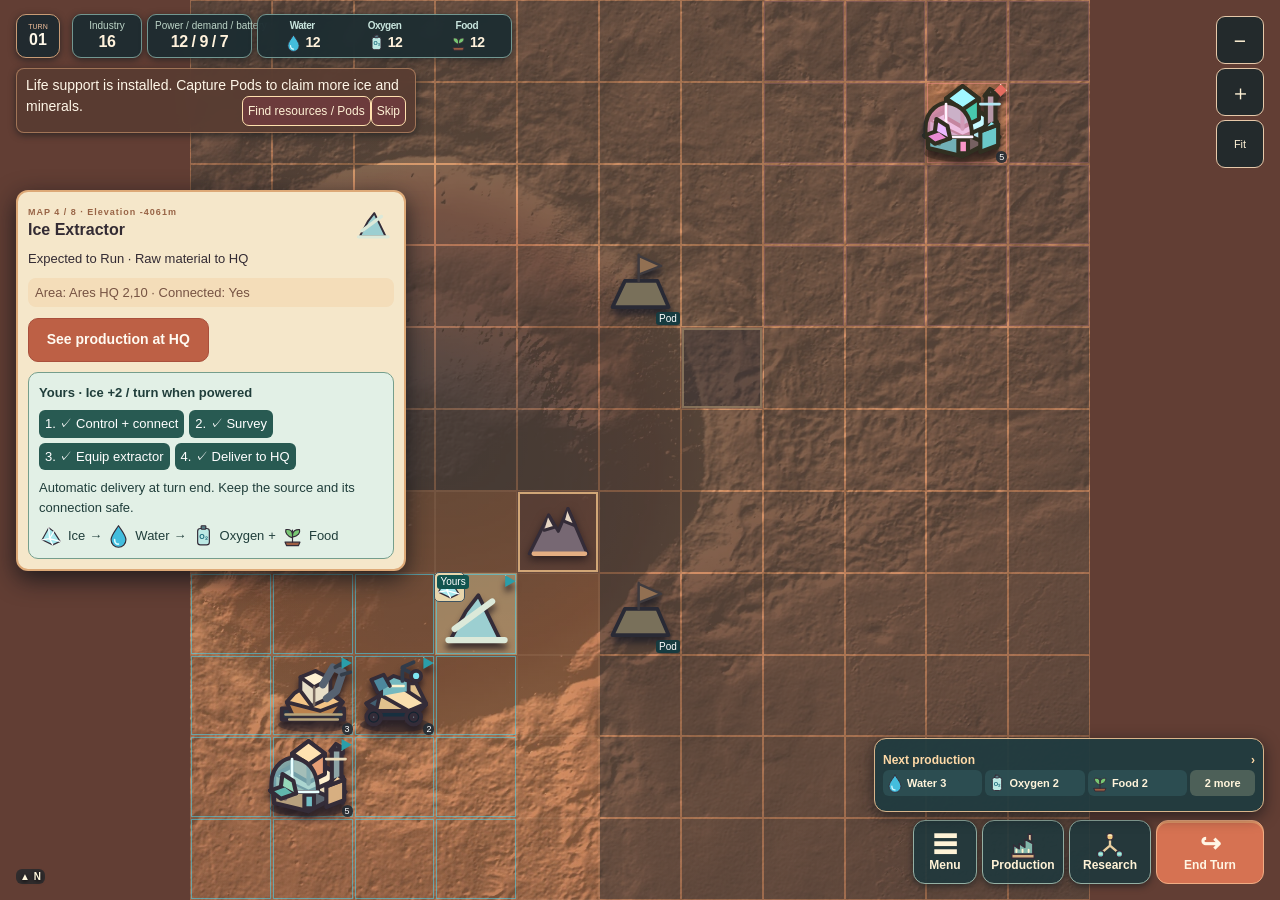
<file: game/index.html>
<!doctype html>
<html lang="ja">
<head>
  <meta charset="utf-8">
  <meta name="viewport" content="width=device-width,initial-scale=1,viewport-fit=cover">
  <meta name="theme-color" content="#241f28">
  <link rel="icon" href="assets/favicon.svg" type="image/svg+xml">
  <title>Dr. Hematite | 火星文明戦線</title>
  <link rel="stylesheet" href="styles.css">
  <link rel="stylesheet" href="enhancements.css">
  <link rel="stylesheet" href="ux.css?v=task2-11">
  <link rel="stylesheet" href="task3.css?v=reserves-1">
  <link rel="stylesheet" href="task4.css?v=8">
  <link rel="stylesheet" href="task5.css?v=6">
  <script src="icons.js?v=task5-1" defer></script>
  <script src="assets/arcadia_crater_terrain.js?v=mountain-2" defer></script>
  <script src="i18n.js?v=task5-1" defer></script>
  <script src="game.js?v=task5-3" defer></script>
</head>
<body>
  <div class="app map-active">
    <div class="round-chip" aria-label="現在のラウンド"><small>TURN</small><strong id="round">01</strong></div>
    <section class="hud" aria-label="現在の状態">
      <button id="dp-chip" class="hud-chip"><small>研究・製作</small><strong id="dp">0</strong></button>
      <button id="energy-chip" class="hud-chip"><small>発電 / 需要 / 蓄電</small><strong id="energy">0</strong></button>
      <button id="supply-chip" class="hud-chip"><small>水・酸素・食料</small><strong id="supply">--</strong></button>
    </section>
    <main>
      <section id="base-page" class="page hidden" aria-label="本拠地"><button class="base-back" data-page="map">← 地図</button><div id="base-content"></div></section>
      <section id="map-page" class="page">
        <div id="event-banner" class="event-banner"></div>
        <div class="map-shell"><div class="map-scroller" id="map-scroller"><div class="map" id="map" aria-label="HiRISE実標高を用いたArcadia Planitiaのゲーム地図"></div></div><div class="map-scale"><span>▲ N</span><span>HiRISE DTM / DTEEC_025735_2185 · 資源と施設はゲーム上の配置</span></div><div class="map-zoom"><button id="zoom-out" aria-label="地図を縮小">−</button><button id="zoom-in" aria-label="地図を拡大">＋</button><button id="zoom-fit" aria-label="地図全体を表示">全体</button></div></div>
        <div class="map-caption"><span class="legend-me">▶ あなた / アレス</span><span class="legend-ai">◆ ライバル / ベガ</span><span>観測画像上の施設・資源はゲーム用の仮定</span></div>
        <div id="action-sheet" class="action-sheet"></div>
      </section>
      <section id="lab-page" class="page hidden"><div class="lab-head"><div><small>INVENTION TREE</small><h1>火星で、文明を発明する</h1></div><button data-page="map" class="outline">地図へ戻る</button></div><p class="lab-hint">研究を進め、地図で採取し、本拠地で装置を作ろう。学習はいつでも任意。</p><div class="lab-layout"><div class="tree-frame"><div class="tree-window" id="tree-window"><div id="tech-list" class="tech-list"></div></div><div class="tree-controls"><button id="tech-zoom-out" aria-label="研究ツリーを縮小">−</button><button id="tech-zoom-in" aria-label="研究ツリーを拡大">＋</button></div></div><div id="tech-detail" class="tech-detail"></div></div><div id="tech-route" class="tech-route"></div><div class="atlas-links"><a href="learn/atlas.html?map=water" target="_blank" rel="noopener">水・酸素・食料の全体図 ↗</a><a href="learn/atlas.html?map=materials" target="_blank" rel="noopener">素材・3Dプリントの全体図 ↗</a><a href="learn/atlas.html?map=phb" target="_blank" rel="noopener">PHBの全体図 ↗</a></div></section>
      <section id="log-page" class="page hidden"><div class="page-head"><small class="kicker">STORYBOARD</small><h1>開拓の記録</h1><p>発明と判断が、戦況を変えていく。</p></div><div id="log-list" class="log-list"></div><button id="reset-btn" class="outline danger">新しい対戦を始める</button></section>
      <section id="observe-page" class="page hidden"><div class="page-head"><small class="kicker">NASA OBSERVATION / SOURCE</small><h1>本物の火星を読む。</h1><p>観測とゲームの推定を区別して、候補地を選ぶ。</p></div><div class="observation"><img src="assets/arcadia_crater_surface.webp" alt="Arcadia Planitiaのクレーター実測標高から描いた地形"><p>Arcadia Planitiaの約2.6 km四方。HiRISEの実測標高を着色・強調して描いた盤面です。各マスは約237 m。資源、基地、通行制限はゲーム上の仮定です。</p><p>位置：北緯38.1276〜38.1717°、東経191.5567〜191.6106°。北が上。</p><a href="https://www.uahirise.org/dtm/dtm.php?ID=ESP_025735_2185" target="_blank" rel="noopener">HiRISE DTMと原観測 ↗</a></div><div class="observation"><img src="assets/arcadia_crater_altimetry.jpg" alt="HiRISE公開のクレーター全域標高図"><p>HiRISE公開の標高図。こちらはクレーター周辺を広く示す原資料で、盤面はその一部です。</p><a href="https://www.uahirise.org/dtm/dtm.php?ID=ESP_025735_2185" target="_blank" rel="noopener">全域の観測情報 ↗</a></div><div class="observation"><img src="../assets/nasa_maps/swim_ice.jpg" alt="NASA SWIMの広域地下氷候補図"><p>SWIMは広域で地下氷の候補を示します。この盤面の小さなマスに氷がある証拠ではなく、採取量も分からないため、探査で得る結果はゲーム上の推定です。</p><a href="https://www.jpl.nasa.gov/images/pia26045-swim-map-shows-subsurface-water-ice-on-mars/" target="_blank" rel="noopener">NASAの説明 ↗</a></div><p class="credit">地形：NASA/JPL-Caltech/UArizona · SWIM：NASA/JPL-Caltech/Planetary Science Institute<br>詳細：<a href="assets/sources.md">地図の出典と加工</a></p></section>
    </main>
    <nav class="bottom-nav" aria-label="画面切り替え"><button id="production-summary" type="button" aria-label="次の生産を見る"></button><button id="menu-toggle" type="button" aria-label="メニューを開く" aria-expanded="false"><span class="nav-icon">☰</span><span class="nav-label">メニュー</span></button><button id="production-nav" type="button" aria-label="生産の内訳を開く"><span class="nav-icon" id="production-nav-icon"></span><span class="nav-label">生産</span></button><button id="research-nav" type="button" data-page="lab" aria-label="研究ツリーを開く"><span class="nav-icon" id="research-nav-icon"></span><span class="nav-label">研究</span></button><button id="end-turn" class="next-turn" type="button"><span class="nav-icon">↪</span><span class="nav-label">ターン終了</span></button><div id="menu-popup" class="menu-popup hidden"><button data-page="map">◈ 地図</button><button id="resources-button" type="button">◉ 資源と電力</button><button data-page="log">☷ 記録</button><button id="observe-btn" data-page="observe">◎ 観測と出典</button><button id="language-toggle" type="button" aria-label="Switch language">JP / EN</button></div></nav>
    <div id="toast" class="toast hidden" role="status"></div>
    <dialog id="detail-dialog"><button id="close-dialog" class="close">×</button><div id="dialog-content"></div></dialog>
    <dialog id="turn-dialog" class="turn-dialog"><div id="turn-content"></div><button id="turn-continue" type="button">続ける</button></dialog>
    <dialog id="result-dialog" class="result-dialog"><div id="result-content"></div><div class="result-actions"><button id="result-review" type="button">盤面を見る</button><button id="result-again" type="button">もう一度</button></div></dialog>
  </div>
</body>
</html>
</file>
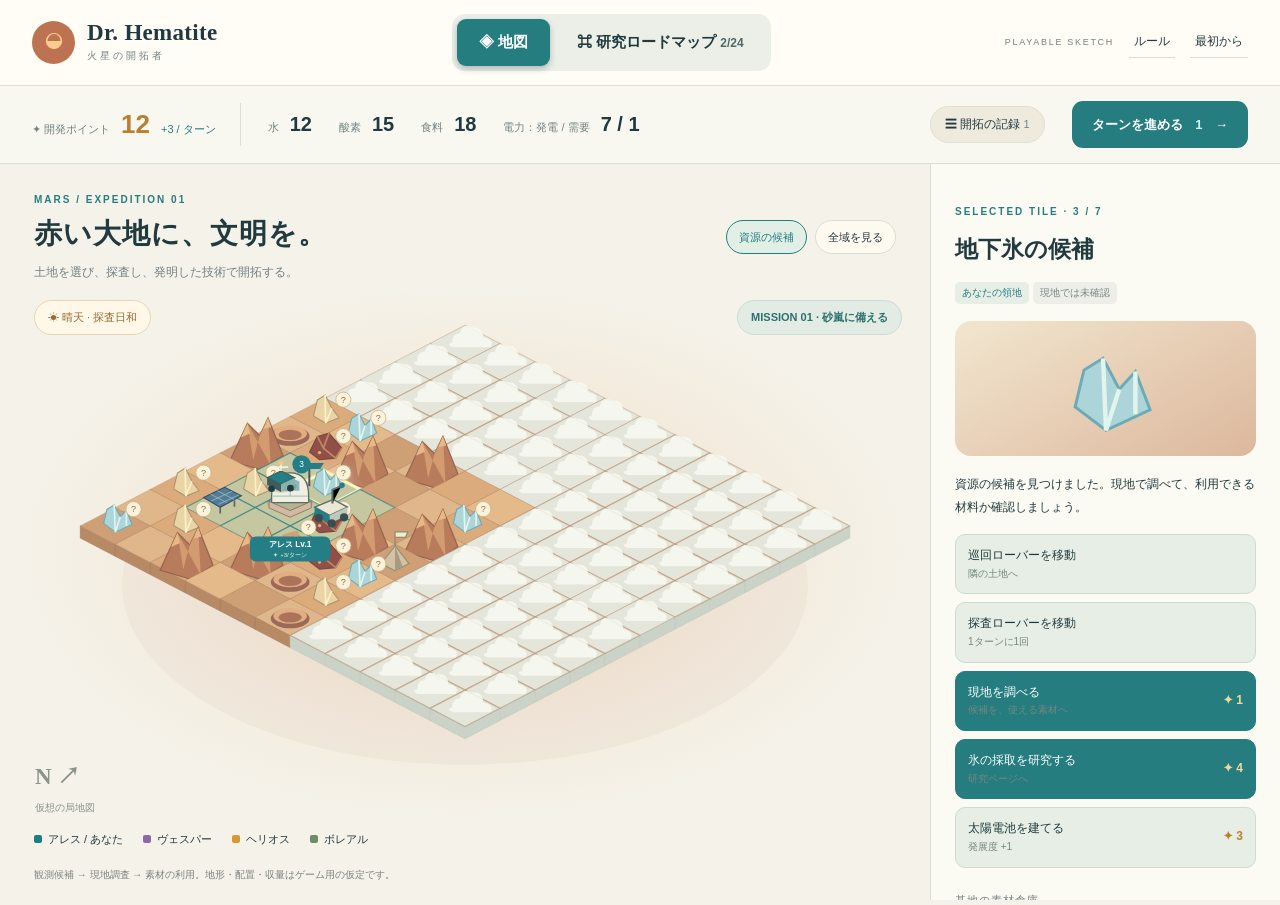
<file: prototype/index.html>
<!doctype html>
<html lang="ja"><head><meta charset="utf-8"><meta name="viewport" content="width=device-width,initial-scale=1"><title>Dr. Hematite — 火星の開拓者</title><link rel="stylesheet" href="styles.css"><script src="data.js" defer></script><script src="app.js" defer></script></head>
<body>
<header class="topbar"><div class="brand"><span class="planet">◒</span><div><strong>Dr. Hematite</strong><small>火星の開拓者</small></div></div><nav aria-label="画面"><button id="map-tab" class="tab active" aria-selected="true">◈ 地図</button><button id="research-tab" class="tab" aria-selected="false">⌘ 研究ロードマップ <span id="research-count"></span></button></nav><div class="top-actions"><span class="prototype-label">PLAYABLE SKETCH</span><button id="help-btn" class="quiet">ルール</button><button id="reset-btn" class="quiet">最初から</button></div></header>
<section class="statusbar" aria-label="基地の状態"><div class="points"><span>✦ 開発ポイント</span><strong id="points"></strong><small id="income"></small></div><div><span>水</span><strong id="water"></strong></div><div><span>酸素</span><strong id="oxygen"></strong></div><div><span>食料</span><strong id="food"></strong></div><div><span>電力：発電 / 需要</span><strong id="power"></strong></div><strong id="outcome" class="outcome-chip hidden" role="status"></strong><button id="story-btn" class="event-pill">☰ 開拓の記録 <span id="log-count"></span></button><button id="turn-btn" class="primary end-turn">ターンを進める <span id="turn"></span> →</button></section>
<main>
<section id="map-page" class="page"><div class="board-column"><div class="view-heading"><div><p class="eyebrow">MARS / EXPEDITION 01</p><h1>赤い大地に、文明を。</h1><p>土地を選び、探査し、発明した技術で開拓する。</p></div><div class="map-tools"><button id="resource-btn" class="chip selected">資源の候補</button><button id="fog-btn" class="chip">全域を見る</button></div></div><div class="map-wrap"><svg id="world" viewBox="0 0 1120 730" role="group" aria-label="火星のタイル地図"></svg><div class="map-compass">N ↗<small>仮想の局地図</small></div><div id="weather" class="weather">☀ 晴天 · 探査日和</div><div id="mission" class="mission"></div></div><div class="map-bottom"><div class="faction-legend"><span><i style="--c:#217d85"></i>アレス / あなた</span><span><i style="--c:#8d68a6"></i>ヴェスパー</span><span><i style="--c:#d59a32"></i>ヘリオス</span><span><i style="--c:#6d8d67"></i>ボレアル</span></div><small>観測候補 → 現地調査 → 素材の利用。地形・配置・収量はゲーム用の仮定です。</small></div></div><aside id="tile-panel" class="detail-panel" aria-live="polite"></aside></section>
<section id="research-page" class="page hidden"><div class="board-column"><div class="view-heading"><div><p class="eyebrow">RESEARCH / INVENT SOMETHING</p><h1>次に、何をつくろう。</h1><p>六つの系統がつながり、原料から暮らしへ広がっていく。</p></div><button id="focus-btn" class="chip">今できる研究に注目</button></div><div class="tree-scroll"><svg id="tree" viewBox="0 0 1110 880" role="group" aria-label="研究ロードマップ"></svg></div><div class="tree-legend"><span><i class="done"></i>研究済み</span><span><i class="ready"></i>研究できる</span><span><i class="locked"></i>これからの発明</span><span class="cross-legend">┄ 系統をまたぐ前提</span></div></div><aside id="tech-panel" class="detail-panel" aria-live="polite"></aside></section>
</main>
<div id="toast" role="status" class="toast hidden"></div>
<dialog id="story-dialog"><div class="dialog-head"><div><p class="eyebrow">STORYBOARD</p><h2>わたしたちの開拓記録</h2></div><button data-close="story-dialog" class="quiet">閉じる ×</button></div><div id="story-content"></div></dialog>
<dialog id="help-dialog"><div class="dialog-head"><h2>この火星で、最初の一歩。</h2><button data-close="help-dialog" class="quiet">閉じる ×</button></div><ol class="help-steps"><li><b>土地を選ぶ。</b>基地の周りを調べ、資源の候補を確かめます。</li><li><b>研究を選ぶ。</b>開発ポイントで技術を研究。必要な前提は研究ページで分かります。</li><li><b>設備を作る。</b>領地内の土地で採取・発電などを始めます。現地素材は倉庫へ。</li><li><b>ターンを進める。</b>拠点からポイント、設備から素材を得ます。水・酸素・食料も消費します。</li><li><b>拠点を守る。</b>巡回ローバーを動かし、隣の機体や拠点を攻撃します。相手は砂嵐の後、ターン8から動きます。</li></ol><p class="note">無人の巡回機による競争を試せます。全ての競争拠点を確保すると勝利、全ての自拠点を失うと敗北です。数値や陣営は試作用の仮設定です。</p><p class="note">NASA観測地図はまだ接続していません。資源の見方は <a href="../docs/science/NASA_RESOURCE_MAPS.md">資源地図の資料</a> を参照。</p></dialog>
<dialog id="reset-dialog"><div class="dialog-head"><h2>試作を最初からやり直す</h2><button data-close="reset-dialog" class="quiet">閉じる ×</button></div><p>この画面で進めた研究・開拓を初期状態に戻します。</p><button id="confirm-reset" class="primary">最初から</button></dialog>
<noscript>地図と研究の操作にはJavaScriptを有効にしてください。</noscript>
</body></html>
</file>
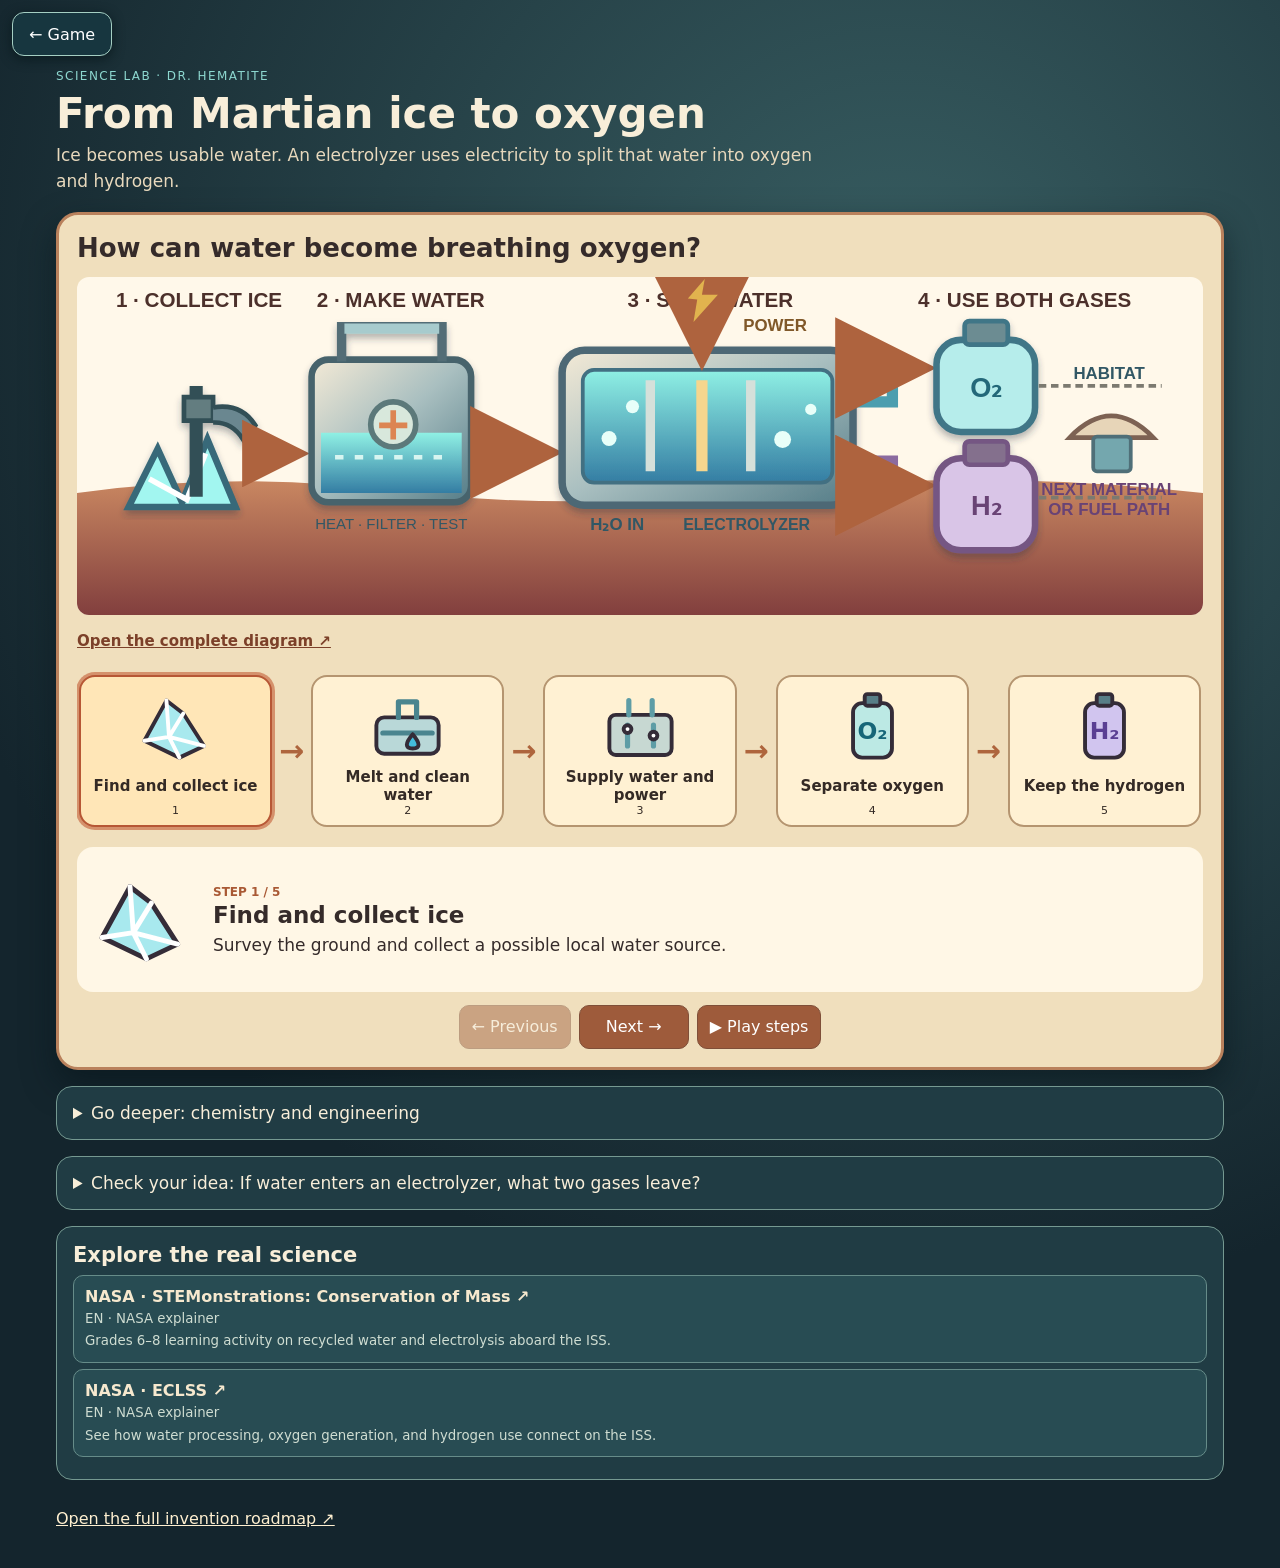
<file: game/learn/lesson.html>
<!doctype html><html lang="en"><head><meta charset="utf-8"><meta name="viewport" content="width=device-width,initial-scale=1,viewport-fit=cover"><link rel="icon" href="../assets/favicon.svg" type="image/svg+xml"><title>How it works · Dr. Hematite</title><link rel="stylesheet" href="task4-lesson.css?v=desktop-1"><script src="../icons.js?v=mountain-2" defer></script><script src="task4-lesson.js?v=desktop-1" defer></script></head><body><a id="back" class="back" href="../index.html#lab">← Game</a><main><div class="intro"><small>SCIENCE LAB · DR. HEMATITE</small><h1 id="title">How does it work?</h1><p id="summary"></p></div><div id="lesson-root"></div></main></body></html>
</file>
<file: game/styles.css>
@charset "UTF-8";
:root{--night:#25222c;--wine:#572f37;--rust:#bc6148;--sand:#f0d3a0;--paper:#fff1d7;--ink:#332b33;--teal:#60d1cf;--orange:#ffae69;--line:#ffffff3b}*{box-sizing:border-box}html{background:var(--night)}body{margin:0;color:#fff7e8;font-family:"BIZ UDPGothic","Yu Gothic",Meiryo,sans-serif;font-size:14px}button{font:inherit;cursor:pointer}button:disabled{opacity:.45;cursor:not-allowed}.hidden{display:none!important}.app{max-width:700px;min-height:100dvh;margin:auto;background:linear-gradient(#372936,#2a2530 48%,#241f29);box-shadow:0 0 90px #0009;padding-bottom:92px}.topbar{height:75px;display:flex;align-items:center;justify-content:space-between;padding:13px 18px;background:#221e2ad9;border-bottom:1px solid #ffffff22}.brand{display:flex;align-items:center;gap:10px}.brand-mark{width:40px;height:40px;display:grid;place-items:center;color:#fff1c5;border:2px solid #ffad70;background:radial-gradient(#e77c55,#823b49);border-radius:50%;font-size:25px}.brand small,.turn-box small{display:block;font:700 9px/1.4 Arial,sans-serif;letter-spacing:1.5px;color:#ffc6a3}.brand b{display:block;font:700 22px Georgia,serif;letter-spacing:.5px}.turn-box{text-align:center;background:#3d3037;border:1px solid #ffffff33;border-radius:12px;padding:4px 12px}.turn-box strong{font:700 22px Georgia}.hud{display:grid;grid-template-columns:1fr 1fr 1.05fr;gap:7px;padding:10px 12px;background:#241f2b}.hud-chip{background:#40333c;border:1px solid #83666d;border-radius:12px;color:#fff2dc;text-align:left;padding:7px 9px;min-width:0}.hud-chip small{display:block;color:#f8c39e;font-size:10px;white-space:nowrap}.hud-chip strong{display:block;font-size:17px;white-space:nowrap;text-overflow:ellipsis;overflow:hidden}.scene-top{display:flex;align-items:end;justify-content:space-between;padding:20px 17px 11px;gap:8px}.kicker{font:700 9px Arial;letter-spacing:1.8px;color:#ffb98b}.scene-top h1,.page-head h1{font-size:22px;margin:5px 0 0;letter-spacing:.4px}.outline{border:1px solid #eacaa9;background:#4c3540;color:#fff0d4;border-radius:10px;padding:9px 11px;font-weight:700;white-space:nowrap}.event-banner{margin:0 12px 11px;background:linear-gradient(90deg,#955243,#4d3544);border:1px solid #ffbf8a6e;border-radius:11px;padding:9px 12px;font-size:12px;line-height:1.5;min-height:39px}.event-banner b{color:#ffe5ac}.map-shell{position:relative;margin:0 12px;border:3px solid #ad745c;border-radius:18px;box-shadow:0 9px 25px #0008;overflow:hidden;background:#673b37}.map-scroller{overflow:auto;touch-action:pan-x pan-y}.map{position:relative;width:100%;aspect-ratio:1;background-image:linear-gradient(#301e2460,#3a1c2680),url('assets/arcadia_surface.webp');background-size:100% 100%;display:grid;grid-template-columns:repeat(11,1fr);grid-template-rows:repeat(11,1fr)}.map:before{content:"";position:absolute;inset:0;pointer-events:none;background:radial-gradient(circle at 50% 50%,transparent 36%,#27192155 100%)}.tile{position:relative;display:grid;place-items:center;border:1px solid #f8d5a32e;background:transparent;color:white;padding:0;min-width:0;min-height:0;touch-action:manipulation}.tile:hover,.tile:focus-visible{outline:2px solid #ffe3a7;outline-offset:-2px}.tile.selected{background:#fff4c12e;box-shadow:inset 0 0 0 2px #fff6bc}.tile.target{background:#7de1de48;box-shadow:inset 0 0 0 2px #86f3ec}.tile.rough:after{content:"";position:absolute;right:3px;top:2px;width:7px;height:7px;border-radius:2px;background:#d7ad8f90;transform:rotate(45deg)}.tile .resource{position:absolute;top:1px;left:2px;font-size:12px;text-shadow:0 1px 3px #180f14}.tile .entity{z-index:1;display:grid;place-items:center;min-width:65%;aspect-ratio:1;border-radius:10px;color:#fff;line-height:1;font-size:16px;font-weight:900;box-shadow:0 2px 6px #0008;border:1px solid #ffffffbb}.entity.me{background:#247a85}.entity.ai{background:#b34a64}.entity.base{border-radius:50% 50% 25% 25%;font-size:21px;background:linear-gradient(#f6e8c2,#518b91)}.entity.base.ai{background:linear-gradient(#f6dfbd,#a74760)}.entity.outpost{background:#bfa56d;color:#362833}.entity.facility{background:#d6844c;color:#33252b}.tile .hp{position:absolute;right:0;bottom:0;background:#2e2734d9;border-radius:8px;padding:0 3px;font-size:8px;z-index:2}.tile .fog{position:absolute;inset:0;background:#261d2780;z-index:3}.map-scale{position:absolute;left:8px;right:8px;bottom:5px;display:flex;justify-content:space-between;pointer-events:none;color:#fff6dc;text-shadow:0 1px 4px #000;font:700 9px Arial;letter-spacing:.5px}.map-caption{display:flex;flex-wrap:wrap;gap:7px 13px;padding:8px 16px;color:#ddc2aa;font-size:10px}.legend-me{color:#76d9d8}.legend-ai{color:#f49ca6}.action-sheet{margin:10px 12px;background:#fff0d5;color:var(--ink);border:3px solid #dbaf82;border-radius:17px;padding:15px;box-shadow:0 8px 0 #9a593f77}.sheet-top{display:flex;align-items:start;justify-content:space-between;gap:8px}.sheet-top small{color:#986446;font-weight:700;letter-spacing:1px;font-size:9px}.sheet-top h2{font-size:20px;margin:3px 0 6px}.sheet-icon{font-size:32px}.sheet-desc{line-height:1.6;margin:7px 0 12px;font-size:12px}.sheet-meta{font-size:11px;color:#765343;background:#f4ddb9;padding:7px;border-radius:8px}.actions{display:grid;grid-template-columns:1fr 1fr;gap:8px;margin-top:11px}.action{min-height:48px;border:1px solid #c78e62;border-radius:10px;background:#fff9e7;color:#69382f;font-size:12px;font-weight:700;padding:7px}.action.primary{background:#bd6045;color:#fffaf1;border-color:#a9503c}.action small{display:block;font-size:9px;font-weight:400}.page-head{padding:22px 20px 15px}.page-head p{color:#e5bea1;font-size:12px}.tech-list{display:grid;grid-template-columns:1fr 1fr;gap:10px;padding:0 12px}.tech-card{background:#fff0d5;border:2px solid #d19b70;color:#3d2d30;border-radius:13px;min-height:100px;padding:10px;text-align:left;box-shadow:0 4px 0 #8f503a}.tech-card.done{background:#d9f0d8;border-color:#63b7ae}.tech-card.ready{border-color:#f5d277}.tech-card.locked{opacity:.58}.tech-card .art{font-size:27px;display:block}.tech-card b{font-size:13px}.tech-card small{display:block;font-size:10px;color:#8c6552}.tech-detail{background:#fff3dc;color:#332c32;border-radius:17px;border:3px solid #dda879;margin:15px 12px;padding:18px}.tech-detail h2{margin:4px 0 8px}.tech-detail .chain{padding:12px;background:#e7d9bb;border-radius:10px;font-weight:700;color:#824f3c}.tech-detail p{font-size:12px;line-height:1.7}.tech-detail .fact{color:#7d5b4d}.log-list{padding:0 13px}.log-card{background:#f7e5c6;color:#3c3033;border-radius:12px;margin:9px 0;padding:12px;border-left:5px solid #c46a50}.log-card small{color:#a06348}.log-card b{display:block}.danger{margin:12px}.observation{background:#f8e6c9;color:#302932;border-radius:14px;margin:0 12px 15px;padding:12px}.observation img{width:100%;max-height:360px;object-fit:contain;background:#241f27;border-radius:8px}.observation p{font-size:12px;line-height:1.7}.observation a,.credit a{color:#246f7c}.credit{font-size:10px;color:#d2b6a0;padding:0 16px 22px}.bottom-nav{position:fixed;bottom:0;left:50%;transform:translateX(-50%);width:min(700px,100%);height:78px;display:grid;grid-template-columns:1fr 1fr 1fr 1.25fr;padding:8px 8px max(8px,env(safe-area-inset-bottom));gap:4px;background:#211d28f5;border-top:1px solid #b07563;z-index:10}.bottom-nav button{border:0;border-radius:10px;background:transparent;color:#c9aaa0;font-size:10px;font-weight:700}.bottom-nav button span{display:block;font-size:23px;line-height:1}.bottom-nav button.active{color:#fff0d7;background:#58404a}.bottom-nav .next-turn{color:#fff6e4;background:#b95841;box-shadow:inset 0 2px #e69a69}.toast{position:fixed;z-index:30;bottom:88px;left:50%;transform:translateX(-50%);background:#d76e4b;color:#fff;width:min(90%,500px);padding:12px;border-radius:11px;text-align:center;box-shadow:0 5px 20px #0008}.close{float:right;border:0;background:transparent;font-size:26px}dialog{width:min(90vw,500px);border:3px solid #d0a36e;border-radius:18px;padding:20px;color:#2e2930;background:#fff0d5;box-shadow:0 20px 100px #0009}dialog::backdrop{background:#19121bb5}.dialog-grid{display:grid;grid-template-columns:1fr 1fr;gap:10px;font-size:12px}.dialog-grid div{background:#f3ddbb;padding:9px;border-radius:8px}dialog h2{margin:7px 0 15px}dialog p{font-size:12px;line-height:1.7}@media(min-width:650px){.map{width:100%}.scene-top h1{font-size:26px}}@media(max-width:390px){.brand b{font-size:19px}.scene-top h1{font-size:19px}.hud-chip small{font-size:9px}.hud-chip strong{font-size:15px}.tile .entity{font-size:12px}.tile .resource{font-size:10px}}@media(prefers-reduced-motion:reduce){*{scroll-behavior:auto!important;animation:none!important;transition:none!important}}
.action-sheet{position:fixed;bottom:80px;left:50%;transform:translateX(-50%);width:min(676px,calc(100% - 20px));max-height:42dvh;overflow:auto;z-index:9;margin:0}.action-sheet.minimized{height:72px;overflow:hidden}.action-sheet.minimized .sheet-body{display:none}.action-sheet.minimized .sheet-top h2{font-size:15px;margin:0}.action-sheet.minimized .sheet-icon{font-size:20px}.action-sheet.minimized .sheet-top small{display:none}.sheet-toggle{float:right;border:0;background:#d7a67d;color:#4b3230;border-radius:8px;padding:3px 8px;font-weight:700;font-size:10px;min-height:30px}.map-shell{margin-bottom:100px}.tile .fog{background:#261d274c}
</file>
<file: game/enhancements.css>
.map-scroller{aspect-ratio:1;scrollbar-width:thin}.map-zoom{position:absolute;right:7px;top:7px;display:flex;gap:4px}.map-zoom button{width:36px;height:36px;border:1px solid #ffe2b6a0;border-radius:9px;background:#322630e8;color:#fff2d6;font-size:23px;line-height:1}.map{flex:none}
.science-hero{height:165px;margin:0 12px 14px;position:relative;border:3px solid #d59b69;border-radius:17px;overflow:hidden;box-shadow:0 6px 0 #7b453b}.science-hero img{width:100%;height:100%;object-fit:cover;object-position:center 52%;filter:saturate(1.15)}.science-hero:after{content:"";position:absolute;inset:35% 0 0;background:linear-gradient(transparent,#30222bdf);pointer-events:none}.science-hero div{position:absolute;z-index:1;bottom:10px;left:12px;right:10px;display:grid;gap:3px}.science-hero b{font-size:17px;text-shadow:0 2px 4px #241e25}.science-hero span{font-size:10px}.science-hero button{position:absolute;right:0;bottom:0;padding:5px 8px;border:1px solid #f5c596;border-radius:7px;color:#fff2d9;background:#773e38;font-size:10px}.lab-tabs{display:grid;grid-template-columns:repeat(3,1fr);gap:5px;margin:18px 12px 12px}.lab-tabs button{min-height:44px;border:1px solid #bd7961;border-radius:10px;background:#49343d;color:#f6dabe;font-size:11px;font-weight:700}.lab-tabs button.active{background:#f0d1a0;color:#4d2e2c}.tech-route{margin:0 12px 20px;padding:14px;border:2px solid #cda172;border-radius:17px;background:#fff1d8;color:#3b2c2f}.route-head small{display:block;color:#aa5e42;font-size:9px;font-weight:900;letter-spacing:1px}.route-head b{display:block;margin:4px 0;font-size:18px}.route-head p{font-size:11px;margin:5px 0 12px}.route-line{display:grid;justify-items:stretch;gap:4px}.route-node{min-height:64px;display:grid;grid-template-columns:44px 1fr;grid-template-rows:1fr 1fr;align-items:center;text-align:left;padding:7px 10px;border:2px solid #bd8e68;border-radius:12px;background:#fff9e8;color:#4a3332}.route-node span{grid-row:span 2;font-size:27px;text-align:center}.route-node b{font-size:13px;align-self:end}.route-node small{font-size:10px;color:#a4654c;align-self:start}.route-node.done{border-color:#62b5ab;background:#e7f4df}.route-node.ready{border-color:#e4ac51}.route-node.locked{opacity:.72}.route-arrow{color:#b46c4c;font-size:25px;font-weight:900;line-height:1;text-align:center}.route-detail{width:100%;min-height:44px;border:0;border-radius:9px;margin-top:12px;background:#bd6045;color:white;font-weight:700}.lesson{background:#f1ddbb;border-radius:12px;padding:11px}.lesson-steps{display:flex;flex-wrap:wrap;align-items:center;gap:5px}.lesson-step{display:flex;align-items:center;gap:5px;padding:6px 8px;border:1px solid #d4a77e;border-radius:8px;background:#fff8e9;font-size:11px;line-height:1.4}.lesson-step b{width:18px;height:18px;display:grid;place-items:center;border-radius:50%;background:#b75c46;color:white;font-size:9px}.lesson-arrow{color:#aa6146;font-weight:900}.lesson button{margin-top:9px;border:0;border-radius:7px;background:#865348;color:white;padding:6px 10px;font-size:10px}.lesson.playing .lesson-step{animation:lessonPulse 5s infinite;animation-delay:calc(var(--step)*.8s)}@keyframes lessonPulse{0%,38%,100%{background:#fff8e9;transform:scale(1)}12%,26%{background:#bfece8;transform:scale(1.035)}}.science-status{display:inline-block;background:#dce9d6;border-radius:7px;padding:5px 9px;font-weight:700}.roadmap-full{width:100%;height:auto;border-radius:8px}#detail-dialog:has(.roadmap-full){max-width:90vw;width:90vw}#detail-dialog:has(.roadmap-full) .roadmap-full{max-height:75vh;object-fit:contain}
@media(max-width:390px){.science-hero button{font-size:9px}.science-hero span{max-width:55%}}@media(prefers-reduced-motion:reduce){.lesson.playing .lesson-step{animation:none}}
.event-banner button{float:right;border:1px solid #ffe0ae;border-radius:7px;background:#6c3b3c;color:#fff1d5;padding:3px 7px;font-size:10px}.entity.facility.iceMine,.entity.facility.waterPlant,.entity.facility.oxygenPlant{background:#287d9c;color:#f5fbff}.entity.facility.greenhouse{background:#4c9d62;color:#f7ffe8}.entity.facility.solar,.entity.facility.battery{background:#f7ba56;color:#3e2934}.entity.facility.depot{background:#5680a0;color:white}.entity.deployed{box-shadow:0 0 0 3px #f6c96a,0 2px 6px #0008}
.map{background-image:linear-gradient(#321a1b16,#321a1b29),url('assets/arcadia_surface.webp')}.tile .fog{background:#261d271c}.map:before{background:radial-gradient(circle at 50% 50%,transparent 56%,#27192124 100%)}
.roadmap-gallery{display:grid;grid-template-columns:1fr 1fr;gap:9px;margin:0 12px}.roadmap-gallery button{height:98px;position:relative;border:2px solid #d59b69;border-radius:11px;overflow:hidden;background:#563a3d;color:white;padding:0;text-align:left}.roadmap-gallery img{width:100%;height:100%;object-fit:cover;filter:saturate(1.15)}.roadmap-gallery b{position:absolute;bottom:0;left:0;right:0;padding:15px 8px 6px;background:linear-gradient(transparent,#2d202ada);font-size:11px}
</file>
<file: game/ux.css>
@charset "UTF-8";
:root{--deep:#18232a;--panel:#20333b;--cream:#f5e7c7;--aqua:#8fe4df;--coral:#f48e75}
html,body{height:100%;overflow:hidden;background:#12191e}
body{font-family:"BIZ UDPGothic","Yu Gothic",Meiryo,sans-serif}
.app{width:100%;max-width:none;height:100dvh;min-height:0;padding:0;overflow:hidden;background:#18232a;box-shadow:none}
.round-chip{position:fixed;z-index:9;top:max(6px,env(safe-area-inset-top));left:6px;width:42px;height:42px;display:grid;place-items:center;align-content:center;border:1px solid #c99b75;border-radius:10px;background:#1b2930e8;box-shadow:0 2px 7px #12191eaa;line-height:1.1}.round-chip small{font-size:7px;color:#f4c29d}.round-chip strong{font-size:16px}
.hud{position:fixed;z-index:9;top:max(6px,env(safe-area-inset-top));left:auto;right:6px;width:min(300px,calc(100vw - 55px));height:42px;display:flex;align-items:stretch;gap:4px;padding:0;background:transparent;pointer-events:none}
.hud-chip{pointer-events:auto;flex:1 1 0;padding:3px 5px;background:#243b40e9;border:1px solid #729791;border-radius:9px;box-shadow:0 2px 7px #12191eaa;line-height:1.2;text-align:center}
.hud-chip small{font-size:8px;color:#bdd5c8}.hud-chip strong{font-size:13px;display:block;white-space:nowrap;overflow:visible;letter-spacing:-.5px}
#supply-chip{flex:1.55 1 0}#supply-chip strong{font-size:11px}
#supply-chip.shortage{border-color:#ff9a7b;background:#744339}#supply-chip.shortage small{color:#fff0a9}
main{height:100dvh;overflow:hidden}
.app:not(.map-active) .hud,.app:not(.map-active) .round-chip{display:none}.app:not(.map-active) main{height:100dvh}
.page{height:100%;overflow-y:auto;scrollbar-width:thin}
#lab-page,#log-page,#observe-page{padding-bottom:70px}
#map-page{display:flex;flex-direction:column;overflow:hidden;position:relative}
.event-banner{position:fixed;z-index:8;top:52px;left:auto;right:6px;width:min(300px,calc(100vw - 12px));margin:0;min-height:37px;max-height:52px;overflow:auto;padding:6px 9px;font-size:10px;line-height:1.3;background:#76493de8;border-radius:8px;box-shadow:0 2px 7px #12191eaa}
.event-banner button{font-size:9px;padding:1px 5px}
.map-shell{position:absolute;inset:0;min-height:0;margin:0;border:0;border-radius:0;box-shadow:none;background:#623e34}
.map-scroller{width:100%;height:100%;aspect-ratio:auto;overflow:auto;touch-action:pan-x pan-y;overscroll-behavior:contain;scrollbar-width:none}
.map-scroller::-webkit-scrollbar{display:none}
.map{width:100%;aspect-ratio:1;flex:none;margin-inline:auto;background-image:linear-gradient(#28191f0e,#28191f1d),url('assets/arcadia_surface.webp');background-size:100% 100%}
.tile{border-color:#fff9dd2e;touch-action:pan-x pan-y}
.tile.move-target{background:#79e8e655;box-shadow:inset 0 0 0 2px #a7fff4}
.tile.attack-target{background:#fa737366;box-shadow:inset 0 0 0 2px #ffb2a2}
.tile.selected{background:#fff6bc52;box-shadow:inset 0 0 0 3px #ffe8a4}
.tile .entity{position:relative;width:80%;min-width:0;aspect-ratio:1;border-radius:9px;background:#e2d5ad;box-shadow:0 3px 5px #170c0c9e;border:2px solid #a6f0e9}
.tile .entity.ai{border-color:#ff9e9e;background:#e7c1a8}.tile .entity.base{border-radius:13px 13px 8px 8px}
.tile .entity.me:after,.tile .entity.ai:after{content:"";position:absolute;right:-5px;top:-6px;width:15px;height:15px;border:1px solid #fff8df;box-shadow:0 1px 3px #18232a99;z-index:4}
.tile .entity.me:after{background:#2a9eaa;clip-path:polygon(15% 5%,95% 50%,15% 95%)}
.tile .entity.ai:after{background:#e56c60;clip-path:polygon(50% 2%,98% 50%,50% 98%,2% 50%)}
.tile .entity.damaged:before{content:"";position:absolute;left:-3px;top:2px;width:5px;height:85%;background:#e55142;transform:rotate(30deg);box-shadow:0 0 0 1px #fff3d6;z-index:3}
.tile .entity.outpost{border-color:#f1dca2;background:#d5b98d}
.tile .entity.facility{background:#d5bea0}.tile .entity.facility.ai{background:#e7c1a8}
.tile .entity.deployed{box-shadow:0 0 0 3px #ffce67,0 3px 5px #170c0c9e}
.tile .entity.spent{filter:saturate(.4);opacity:.75}
.tile .entity.broken{filter:grayscale(1);border-color:#ff6767}
.game-icon{width:1.15em;height:1.15em;display:inline-block;vertical-align:middle;flex:none;overflow:visible}
.tile .game-icon{width:90%;height:90%}.tile .resource{width:38%;aspect-ratio:1;top:-2px;left:-2px;background:#e8d6ac;border:1px solid #3f5360;border-radius:5px;display:grid;place-items:center;z-index:2}
.tile .resource .game-icon{width:100%;height:100%}.tile .resource b{position:absolute;top:-7px;right:-4px;border-radius:50%;background:#312b37;color:#fff;font-size:12px;width:15px;height:15px;line-height:15px;text-align:center}
.tile .fog{background:#1c283170}.tile.rough:after{z-index:2;background:#f4d8aa}
.tile .hp{font-size:9px;padding:1px 3px;background:#222b34e6}
.tile .status-mark{position:absolute;right:-2px;top:-3px;z-index:3;width:17px;height:17px;display:grid;place-items:center;border-radius:50%;background:#f67758;color:#17252c;border:1px solid white;font-size:12px;font-weight:900}
.tile .production-mark{position:absolute;right:-2px;bottom:-3px;z-index:3;width:17px;height:17px;display:grid;place-items:center;border-radius:50%;background:#6bddb1;color:#17252c;border:1px solid white;font-size:12px;font-weight:900}
.tile .upgrade-mark{position:absolute;left:-2px;bottom:-3px;z-index:3;width:21px;height:21px;display:grid;place-items:center;border-radius:5px;background:#d2b271;border:1px solid #fff1c8;box-shadow:0 1px 3px #1b2428}.tile .upgrade-mark .game-icon{width:18px;height:18px}
.storm .map-shell:after{content:"砂嵐：発電と視界が低下";position:absolute;top:7px;left:7px;pointer-events:none;background:#a45e37db;color:#fff5d9;border-radius:7px;padding:5px 7px;font-size:10px;font-weight:700;z-index:4}.radiation .map-shell:after{content:"高エネルギー粒子：屋外作業を制限";position:absolute;top:7px;left:7px;pointer-events:none;background:#8b5d64db;color:#fff5d9;border-radius:7px;padding:5px 7px;font-size:10px;font-weight:700;z-index:4}
.map-scale{font-size:8px;left:6px;right:6px;bottom:58px;z-index:3}.map-zoom{top:110px;right:6px;z-index:4;display:grid;gap:4px}.map-zoom button{width:42px;height:42px;border:1px solid #e6c8a9;background:#17252cdb;font-size:21px}.map-zoom #zoom-fit{font-size:11px}
.map-caption{display:none}
.action-sheet{left:6px;transform:none;bottom:62px;width:min(360px,calc(100vw - 12px));max-height:min(55dvh,460px);padding:10px;border:2px solid #dda977;border-radius:12px;background:#f5e7ca;box-shadow:0 6px 18px #141314b0}
.action-sheet.minimized{height:52px}.action-sheet.minimized .sheet-top{display:flex;align-items:center}.action-sheet.minimized .sheet-top h2{font-size:13px}.action-sheet.minimized .sheet-icon{display:none}
.sheet-toggle{min-height:28px;font-size:10px}.sheet-top h2{font-size:16px}.sheet-icon .game-icon{width:42px;height:42px}
.sheet-desc{font-size:11px;margin:4px 0 8px}.sheet-meta{font-size:10px}.actions{grid-template-columns:1fr 1fr;gap:6px}.action{min-height:48px;font-size:11px;line-height:1.25}.action .game-icon{width:23px;height:23px}.action small{font-size:9px;margin-top:2px}.action-note{font-size:10px;align-self:center}
.bottom-nav{position:fixed;z-index:10;bottom:max(6px,env(safe-area-inset-bottom));left:auto;right:6px;transform:none;width:224px;max-width:none;height:50px;display:flex;justify-content:flex-end;gap:4px;padding:0;background:transparent;border:0;pointer-events:none}
.bottom-nav button{pointer-events:auto;flex:0 0 55px;width:55px;min-width:0;min-height:48px;height:50px;padding:2px;border:1px solid #94b0a4;border-radius:11px;background:#20383de9;color:#fff3d7;box-shadow:0 2px 7px #12191eaa;font-size:9px;line-height:1.1}.bottom-nav button span{font-size:17px}.bottom-nav button.active{background:#356b70}.bottom-nav .next-turn{flex:0 0 100px;width:100px;background:#d67252;border-color:#f0ac83}
.bottom-nav .menu-popup{position:absolute;right:0;bottom:57px;width:172px;display:grid;gap:4px;padding:6px;border:1px solid #d6aa82;border-radius:10px;background:#20383df4;box-shadow:0 4px 14px #12191ecc;pointer-events:auto}.bottom-nav .menu-popup button{width:100%;height:42px;min-height:42px;text-align:left;padding:0 10px;font-size:11px}
.toast{bottom:68px}
.lab-head{display:flex;align-items:center;justify-content:space-between;padding:10px 12px 4px;gap:8px}.lab-head small{font-size:9px;color:#d5ab80;letter-spacing:2px}.lab-head h1{margin:2px 0;font-size:18px}.lab-head .outline{font-size:11px;padding:8px}
.lab-hint{font-size:10px;color:#d9c6ac;margin:0 12px 7px}
.lab-layout{display:grid;grid-template-columns:minmax(0,1fr);gap:8px;padding:0 8px}
.tree-frame{position:relative;min-width:0}.tree-window{height:44dvh;min-height:220px;overflow:auto;touch-action:pan-x pan-y;border:2px solid #b88562;border-radius:12px;background:radial-gradient(circle at 50% 30%,#263d45,#101e27);scrollbar-width:thin}
.tech-list{display:block;position:relative;padding:0;margin:0;background-image:radial-gradient(#9fc6c447 1px,transparent 1px);background-size:30px 30px}
.tech-edges{position:absolute;inset:0;width:100%;height:100%;overflow:visible;pointer-events:none}.tech-edges path{fill:none;stroke:#578c8d;stroke-width:4}.tech-edges path.path-edge{stroke:#efbb77;stroke-width:5}
.tech-node{position:absolute;display:flex;flex-direction:column;justify-content:center;align-items:center;gap:2px;padding:4px;border:2px solid #718e8e;border-radius:18px;background:#324650;color:#f6e9ce;box-shadow:0 4px 0 #101a21;text-align:center;white-space:normal}
.tech-node .game-icon{height:46%;width:auto;max-width:55%}.tech-node b{font-size:10px;line-height:1.2}.tech-node small{font-size:8px;color:#c6c9be}.tech-node.ready{border-color:#f5c774;background:#624d3d}.tech-node.done{border-color:#81dec7;background:#305c57}.tech-node.future{border-style:dashed;opacity:.75}.tech-node.locked{opacity:.75}.tech-node.active{outline:3px solid #fff2bb;outline-offset:2px}.tech-node.on-path{box-shadow:0 0 0 2px #d7b47c,0 4px 0 #101a21}
.tree-controls{position:absolute;right:8px;top:8px;display:flex;gap:3px}.tree-controls button{width:42px;height:42px;border:1px solid #f1d5ae;border-radius:9px;background:#1d3035e8;color:#fff;font-size:21px}
.tech-detail{margin:0;padding:12px;border:2px solid #dda879;background:#f5e8cc;max-height:none;border-radius:12px}.detail-title{display:flex;align-items:center;gap:9px}.detail-title>.game-icon{width:46px;height:46px}.detail-title small{font-size:9px;color:#9e694d}.detail-title h2{font-size:17px;margin:0}.tech-detail p{margin:6px 0;font-size:11px;line-height:1.5}.tech-detail .tech-chain{padding:7px;border-radius:7px;background:#e6d3ab;font-weight:700}.tech-detail .game-icon{vertical-align:middle}.tech-detail .science-note{color:#6e6a5e}.detail-actions{display:flex;gap:6px;align-items:stretch;margin-top:8px}.detail-actions .action,.learn-link{flex:1;min-height:45px;display:grid;place-items:center;text-align:center;border-radius:8px;padding:5px;font-size:11px;font-weight:700}.learn-link{background:#286f76;color:#fff5dc;text-decoration:none}.research-status{font-size:11px;align-self:center}
.tech-route{margin:8px;padding:10px;background:#293b41;border:1px solid #779c92;color:#f2e5c9;box-shadow:none}.tech-route>b{font-size:11px}.route-chips{display:flex;overflow-x:auto;gap:5px;margin-top:6px}.route-chips button{white-space:nowrap;min-height:42px;border:1px solid #8eaaa3;border-radius:8px;background:#405961;color:white;font-size:10px}.route-chips button.done{background:#386859}.route-chips .game-icon{width:22px;height:22px}
.atlas-links{display:flex;gap:6px;padding:0 8px 15px;overflow-x:auto}.atlas-links a{min-width:170px;border:1px solid #bb986f;border-radius:8px;background:#443b38;padding:9px;color:#f5dfbf;text-decoration:none;font-size:10px}
.dialog-grid .game-icon{width:22px;height:22px}.dialog-grid div{line-height:1.6}
.policy-controls{display:flex;gap:8px}.policy-controls button{min-height:44px;flex:1;border:1px solid #8b7564;border-radius:8px;background:#e4d0a8;color:#4b302d;font-weight:700}.policy-controls button[aria-pressed="true"]{background:#287579;color:white;border-color:#287579}
@media(orientation:landscape){
 .round-chip{left:auto;right:6px;top:6px;width:38px;height:38px}.hud{left:auto;right:49px;top:6px;width:251px;height:38px}.hud-chip{background:#1f3539ed}.hud-chip small{font-size:7px}.hud-chip strong{font-size:10px}#supply-chip strong{font-size:9px}
 .app:not(.map-active) main,main{height:100dvh}.event-banner{left:auto;top:49px;right:6px;width:294px;min-height:39px;max-height:44px;overflow:auto;background:#6e443ae8}
 .map-shell{top:0;bottom:0;left:0;right:300px}.map-scale{bottom:5px}.map-zoom{top:6px}.bottom-nav{left:auto;right:6px;width:224px;height:50px}.bottom-nav button{flex-basis:55px;width:55px;min-height:44px;height:50px;font-size:9px}.bottom-nav button span{font-size:15px}.bottom-nav .next-turn{flex-basis:100px;width:100px}
 .action-sheet,.action-sheet.minimized{top:99px;bottom:62px;left:auto;right:6px;width:294px;height:auto;max-height:none;overflow:auto}.action-sheet.minimized .sheet-body{display:block}.action-sheet.minimized .sheet-top small{display:block}.action-sheet.minimized .sheet-top h2{font-size:15px}.action-sheet.minimized .sheet-icon{display:block}.sheet-toggle{display:none}.actions{grid-template-columns:1fr 1fr}.action{min-height:44px}
 .lab-layout{grid-template-columns:minmax(0,1fr) minmax(245px,32vw);grid-template-rows:minmax(0,1fr);height:calc(100dvh - 62px);min-height:0}.tree-frame{height:100%;min-height:0}.tree-window{height:100%;max-height:100%;min-height:0}.tech-detail{height:calc(100% - 56px);min-height:0;overflow:auto}.lab-head{padding:5px 10px}.lab-head h1{font-size:15px}.lab-hint{margin-bottom:4px}.tech-route,.atlas-links{display:none}
}
@media(max-width:370px){.brand b{font-size:14px}.hud-chip small{font-size:7px}.hud-chip strong{font-size:11px}#supply-chip strong{font-size:10px}}
@media(prefers-reduced-motion:reduce){.tech-node{transition:none}}
</file>
<file: game/task3.css>
@charset "UTF-8";
/* The map owns the viewport. Floating controls never reserve a header or footer row. */
html,body,.app,main{width:100%;height:100dvh;overflow:hidden}
.app{background:#161c20}
.hud{top:max(8px,env(safe-area-inset-top));left:56px;right:8px;width:auto;max-width:330px;height:44px;gap:5px}
.hud-chip{flex:none;min-width:0;padding:4px 7px;background:#172b30e0;backdrop-filter:blur(8px)}
#dp-chip{width:60px;flex:0 0 60px}#dp-chip small{font-size:8px}#dp-chip strong{font-size:16px}
#energy-chip{display:none}
#supply-chip{display:block;flex:1;min-width:0;padding:3px 5px}#supply-chip>small{display:none}
#supply{display:grid;grid-template-columns:repeat(3,minmax(0,1fr));gap:4px;white-space:normal}
#supply .resource-reading{min-width:0;display:grid;gap:1px}#supply .resource-reading>small{font-size:9px;line-height:11px;color:#c9e5de}
#supply .resource-reading>span{display:flex;justify-content:center;align-items:center;gap:2px;font-size:14px;line-height:20px}
#supply .game-icon{width:19px;height:19px}#supply .resource-reading.low>small,#supply .resource-reading.low b{color:#ffbd98}
.round-chip{top:max(8px,env(safe-area-inset-top));left:8px;width:40px;height:40px}
.event-banner{left:8px;right:auto;top:56px;width:min(310px,calc(100vw - 16px));max-height:90px;background:#593c32df;backdrop-filter:blur(8px)}
.event-banner:empty{display:none}
.map-shell{inset:0}
.map{background-image:linear-gradient(#aa765288,#aa765288),url('assets/arcadia_crater_surface.webp');background-size:100% 100%;filter:none}
.tile{border-color:#f4d4ad14}
.tile.move-target{background:#67d9dc26;box-shadow:inset 0 0 0 2px #a7fff4b8}
.tile.mountain:not(.move-target):not(.selected){background:#382a315e;box-shadow:inset 0 0 0 2px #ffcf91b8}
.tile.mountain:after{display:none}
.tile .entity.mountain-art{width:86%!important;height:86%!important;filter:drop-shadow(0 4px 5px #21171bc9)!important}
.tile.first-goal{box-shadow:inset 0 0 0 3px #fff0a6,0 0 18px 4px #fcd47eaf;z-index:2}
.tile.first-goal .resource{width:48%;box-shadow:0 0 0 2px #fff1b8}
.tile.enemy-step{box-shadow:inset 0 0 0 3px #ff906c,0 0 16px 4px #ff906cb8;z-index:3}
.tile .entity{border:0!important;background:transparent!important;box-shadow:none!important;width:100%;height:100%;filter:drop-shadow(0 6px 3px #16101bb9)}
.tile .entity .game-icon{width:100%;height:100%}
.tile .entity.base .game-icon{width:110%;height:110%;transform:translate(-5%,-6%)}
.tile .entity.ai .game-icon{filter:hue-rotate(140deg) saturate(1.25)}
.tile .entity.spent{opacity:.6}
.tile .entity.me:after,.tile .entity.ai:after{right:0;top:1px;width:11px;height:11px}
.tile .hp{z-index:4}
.map-scale{bottom:max(6px,env(safe-area-inset-bottom));left:8px;right:auto;max-width:145px;background:#19242aaf;border-radius:6px;padding:2px 4px}
.map-scale span:nth-child(2){display:none}
.map-zoom{top:56px;right:8px}
.map-zoom button{width:44px;height:44px;background:#14252acb}
.bottom-nav{bottom:max(8px,env(safe-area-inset-bottom));right:8px;left:auto;width:auto;height:48px;gap:5px}
.app.lab-active .bottom-nav{display:none}
.bottom-nav button{height:48px;min-height:48px;border-radius:50%;width:48px;flex:0 0 48px;font-size:0}
.bottom-nav button span{font-size:21px}
.bottom-nav .next-turn{flex:0 0 58px;width:58px;border-radius:16px;font-size:9px}
.bottom-nav .next-turn span{display:block;font-size:19px}
.bottom-nav .menu-popup{bottom:55px;right:0;width:170px}
.bottom-nav .menu-popup button{width:100%;border-radius:9px;font-size:12px}
.action-sheet,.action-sheet.minimized{top:auto!important;bottom:65px!important;left:8px!important;right:auto!important;width:min(340px,calc(100vw - 16px))!important;max-height:min(46dvh,360px)!important;height:auto!important;overflow:auto!important;box-shadow:0 8px 25px #101318cf}
.action-sheet.minimized{top:110px!important;bottom:auto!important;width:auto!important;max-width:calc(100vw - 16px);height:52px!important;padding:4px 10px;border-radius:18px;background:#ead3acdf;overflow:hidden!important}
.action-sheet.minimized .sheet-top,.action-sheet.minimized .sheet-body,.action-sheet.minimized .sheet-icon{display:none!important}
.action-sheet.minimized .sheet-toggle{display:block!important;min-height:44px;font-size:12px}
.actions{grid-template-columns:1fr 1fr;gap:5px}.action{min-height:44px}
#lab-page,#log-page,#observe-page{padding:0;height:100dvh;overflow:hidden}
#lab-page{position:relative}.lab-head{position:absolute;top:8px;left:8px;right:8px;z-index:6;padding:0;pointer-events:none}.lab-head>div{display:none}.lab-head .outline{pointer-events:auto;margin-left:auto;background:#233b40e8;color:#fff4d8;border:1px solid #b7b39c;border-radius:9px;min-height:44px}
.lab-hint,.tech-route,.atlas-links{display:none!important}
.lab-layout{display:block;width:100%;height:100%;padding:0}
.tree-frame,.tree-window{width:100%;height:100%;min-height:0;max-height:none;border:0;border-radius:0}
.tree-window{background:radial-gradient(circle at 50% 40%,#274e55,#111a25 68%,#0a111b)}
.map-scroller,.tree-window{overflow:auto;touch-action:pan-x pan-y;overscroll-behavior:contain;-webkit-overflow-scrolling:touch;scrollbar-width:none}
.map-scroller.panning,.tree-window.panning{cursor:grabbing;user-select:none}
@media(hover:hover){.map-scroller,.tree-window{cursor:grab}}
.map-scroller::-webkit-scrollbar,.tree-window::-webkit-scrollbar{display:none}
.tech-node,.tech-hub{border-radius:50%;box-shadow:inset 0 4px 12px #ffffff29,0 7px 0 #0c1720,0 10px 18px #060a11b0;background:radial-gradient(circle at 35% 25%,#3a6869,#1e3b48 68%);display:flex;align-items:center;justify-content:center;flex-direction:column;gap:2px}
.tech-node.ready{background:radial-gradient(circle at 35% 25%,#eaaa65,#8f4b36 72%)}
.tech-node.done{background:radial-gradient(circle at 35% 25%,#7be0bd,#237866 72%)}
.tech-node.future{background:radial-gradient(circle at 35% 25%,#536073,#29313e 72%)}
.tech-node .game-icon{width:48%;height:48%}.tech-node b{font-size:10px;line-height:1.05;max-width:90%}.tech-hub{position:absolute;border:3px solid #f3cf8c;color:#fff6dc;text-align:center}.tech-hub .game-icon{width:52%;height:52%}.tech-hub b{font-size:10px}
.tech-edges path{stroke:#4b9a8e;stroke-width:5}.tech-edges path.path-edge{stroke:#ffd07e}
.tree-controls{top:59px;right:8px}.tree-controls button{width:44px;height:44px;border-radius:50%;background:#233b40e8}
.tech-detail{display:none;position:absolute;z-index:7;left:8px;right:8px;bottom:max(8px,env(safe-area-inset-bottom));max-height:min(55dvh,450px);overflow:auto;border-radius:16px;box-shadow:0 9px 30px #060b11c9}
.tech-open .tech-detail{display:block}
.close-tech{margin-left:auto;width:44px;height:44px;border:0;border-radius:50%;font-size:22px;background:#d5bc94;color:#46332d}
.detail-title h2{font-size:17px}.tech-detail p{font-size:12px}
.page-head{padding:60px 16px 16px}.log-list,.observation{max-height:calc(100dvh - 170px);overflow:auto}
#log-page,#observe-page{overflow:auto}
.turn-dialog,.result-dialog{border:2px solid #eab379;border-radius:20px;background:#20353b;color:#fff2d9;padding:22px;width:min(350px,calc(100vw - 32px));box-shadow:0 14px 50px #0009;text-align:center}
.turn-dialog::backdrop,.result-dialog::backdrop{background:#10151dc9}
.turn-dialog h2,.result-dialog h2{font-size:28px;margin:10px 0}.turn-dialog p,.result-dialog p{font-size:14px;line-height:1.5}.result-emblem .game-icon{width:80px;height:80px}
.turn-dialog .rival-summary{color:#ffd39e;font-weight:700}
.turn-dialog{max-height:calc(100dvh - 24px);overflow:auto;padding:18px}
.turn-dialog .reserves-heading{font-size:12px;margin:12px 0 7px;color:#c7ded8;text-align:left}
.turn-resources{display:grid;gap:6px;text-align:left}
.turn-resource{display:grid;grid-template-columns:auto 1fr;align-items:center;gap:4px 8px;padding:9px 10px;border:1px solid #7ca59c77;border-radius:10px;background:#162b30}
.turn-resource .resource-label{display:flex;align-items:center;gap:5px;font-size:13px}.turn-resource .game-icon{width:23px;height:23px}
.reserve-change{justify-self:end;white-space:nowrap;font-size:15px;font-variant-numeric:tabular-nums}.reserve-change>b{font-size:21px;color:#fff8dc}.reserve-change>span{color:#b4cec7}
.reserve-change>small{font-size:11px;margin-left:5px}.reserve-change .decrease{color:#ffbc98}.reserve-change .increase{color:#a5e9c9}
.resource-reason{grid-column:1/-1;font-size:10px;line-height:1.5;color:#c7ded8}
.app .hud{right:8px;width:auto;height:44px}
.turn-dialog button,.result-dialog button{min-height:48px;padding:8px 16px;border:1px solid #e9c593;border-radius:10px;background:#cc7852;color:#fff;font-weight:bold}
.result-actions{display:flex;gap:8px;justify-content:center}.result-actions button:first-child{background:#31545a}
@media(orientation:landscape){.map-shell{inset:0}.hud{top:8px;left:56px;right:auto;width:auto;height:40px}.round-chip{left:8px;right:auto}.event-banner{top:56px;left:8px;right:auto}.bottom-nav{right:8px;bottom:8px;width:auto}.bottom-nav button{width:48px;flex-basis:48px}.bottom-nav .next-turn{width:58px;flex-basis:58px}.action-sheet,.action-sheet.minimized{left:8px!important;right:auto!important;top:auto!important;bottom:8px!important;width:min(320px,45vw)!important;max-height:calc(100dvh - 110px)!important}.action-sheet.minimized{width:auto!important}.lab-layout{height:100%}.tree-window{height:100%;max-height:none}.tech-detail{left:auto;right:8px;bottom:8px;width:min(340px,42vw);height:auto;max-height:calc(100dvh - 80px)}.tech-open .tree-window{width:100%}}
@media(orientation:landscape){.action-sheet.minimized{top:110px!important;bottom:auto!important}}
#map-page.alerting .action-sheet.minimized{top:156px!important}
</file>
<file: game/task4.css>
@charset "UTF-8";
#detail-dialog{max-height:calc(100dvh - 32px);overflow:auto}#close-dialog{position:sticky;top:0;z-index:3;min-width:40px;min-height:40px;border-radius:9px;background:#fff0d5;box-shadow:0 2px 5px #332b3320}
#detail-dialog{max-height:calc(100dvh - 32px);overflow:auto}#close-dialog{position:sticky;top:0;z-index:3;min-width:40px;min-height:40px;border-radius:9px;background:#fff0d5;box-shadow:0 2px 5px #332b3320}
.resource-route{margin-top:10px;padding:10px;border-radius:10px;background:#e2f0e6;color:#203e3b;border:1px solid #759e8c;font-size:13px;line-height:1.5}
.resource-route ol{display:flex;flex-wrap:wrap;gap:5px;margin:8px 0;padding:0;list-style:none;counter-reset:steps}.resource-route li{counter-increment:steps;padding:4px 6px;border-radius:6px;background:#fff9e9;color:#65574a}.resource-route li::before{content:counter(steps) ". "}.resource-route li.done{background:#285a52;color:#fff}.resource-route p{margin:6px 0}
.resource-chain{display:flex;flex-wrap:wrap;gap:4px;align-items:center}.resource-chain .game-icon{width:25px;height:25px}
.resource-targets{display:grid;gap:8px}.resource-targets button{display:flex;align-items:center;gap:10px;width:100%;min-height:56px;text-align:left;padding:10px;border:1px solid #68958a;border-radius:10px;background:#e3f0e7;color:#173d38}.resource-targets button>span:first-of-type{flex:1}.resource-targets small{display:block;margin-top:3px}.resource-targets .game-icon{width:34px;height:34px;flex-shrink:0}.resource-targets h3{margin:10px 0 0}.inventory-actions{display:flex;flex-wrap:wrap;gap:8px;margin:12px 0}.inventory-actions button{min-height:44px;padding:8px;border-radius:8px;background:#285a52;color:white}
.life-balances{display:grid;gap:8px}.stock-balance{padding:10px;border:1px solid #b59c74;background:#f3e1bc;border-radius:10px}.stock-balance>div{display:flex;gap:6px;align-items:center}.stock-balance strong{margin-left:auto;font-size:18px;white-space:nowrap}.stock-balance .game-icon{width:26px;height:26px}.stock-balance .net{margin:4px 0;color:#1e635c}.stock-balance .negative,.stock-balance .unmet{color:#a22f20}.stock-balance small{display:block;font-size:12px;line-height:1.5}.stock-balance button,.power-balance button,.production-line button{min-height:36px;margin-top:6px;padding:6px 10px;border:1px solid #75988b;border-radius:7px;background:#e3f0e5;color:#173d38;font-size:12px}
.power-balance{margin:12px 0;padding:12px;border-radius:10px;background:#193d43;color:#fff1d6}.power-balance h3{margin:0 0 8px;font-size:16px}.power-balance p{font-size:12px;line-height:1.6}.power-numbers{display:grid;grid-template-columns:1fr 1fr;gap:8px}.power-numbers span{font-size:12px}.power-numbers b{display:block;font-size:19px}
.production-lines,.material-balances{margin:14px 0}.production-lines summary,.material-balances summary{min-height:36px;cursor:pointer;font-weight:bold;font-size:15px}.production-line{margin-top:8px;padding:10px;border:1px solid #80a69a;border-radius:10px;background:#e2eee2}.production-line>b{display:flex;gap:6px;align-items:center}.production-line>span{display:block;font-size:12px;color:#285b48;margin-top:4px}.production-line.stopped{border-color:#bb694d;background:#f4dfc9}.production-line.stopped>span{color:#982f22}.production-line p{font-size:13px;line-height:1.9;margin:5px 0}.production-line .game-icon{width:24px;height:24px;vertical-align:middle}.production-line>b .game-icon{width:28px;height:28px}
.tile .source-owner{position:absolute;z-index:5;top:1px;left:1px;padding:1px 3px;border-radius:3px;font-size:10px;line-height:1.25;background:#493e36;color:white;pointer-events:none}.tile .source-owner.ours{background:#12544f}.tile .source-owner.rival{background:#842f38}.starter-note{border-left:3px solid #81c7a7;padding:6px 8px;background:#285a52;color:#fff}
.event-banner{max-height:104px;font-size:12px;line-height:1.4}.event-banner button{min-height:30px;font-size:12px}.action-sheet.minimized{top:166px!important}
@media(orientation:landscape) and (max-height:430px){.event-banner{width:min(310px,42vw);max-height:82px}.action-sheet:not(.minimized){max-height:calc(100dvh - 155px)!important}.action-sheet.minimized{top:145px!important}}
.app.base-active .bottom-nav{display:none}
#base-page{position:relative;height:100dvh;overflow:auto;padding:68px 14px 24px;background:radial-gradient(circle at 50% 15%,#635042,#252d34 65%,#151f26);color:#f5ead6}
.base-back{position:fixed;top:max(8px,env(safe-area-inset-top));left:8px;z-index:12;min-height:44px;border:1px solid #e3c491;border-radius:12px;background:#203a40;color:#fff1d6;padding:0 14px}
.base-title{max-width:900px;margin:0 auto 12px;padding-right:40px}.base-title small{color:#89ded6;font-size:11px;letter-spacing:.08em}.base-title h1{font-size:25px;margin:3px 0 5px}.base-title p{font-size:13px;line-height:1.5;margin:0;color:#dfd4bd}
.base-overview{max-width:900px;margin:0 auto 12px;display:grid;grid-template-columns:repeat(6,1fr);gap:6px}.base-overview div{background:#19343af0;border:1px solid #61847f;border-radius:10px;padding:8px;font-size:12px}.base-overview b{display:block;font-size:16px;color:#ffe3a9}
.base-layout{max-width:900px;margin:auto;display:grid;grid-template-columns:1fr 1fr;gap:12px}.base-scene,.base-work{border:1px solid #9c866d;border-radius:16px;background:#20353bcf;padding:14px}.base-scene{min-height:260px;position:relative;overflow:hidden}.base-scene h2,.base-work h2{font-size:18px;margin:0 0 10px}.base-art{height:230px;position:relative;border-radius:14px;background:linear-gradient(#3c5360 0 48%,#b16e50 48% 100%);overflow:hidden}.base-art::after{content:"";position:absolute;left:-5%;right:-5%;bottom:-35%;height:55%;background:#9a5842;border-radius:50%}.base-art .habitat{position:absolute;z-index:2;left:36%;top:29%;width:29%;height:38%;border:5px solid #e9d2a9;border-radius:50% 50% 16% 16%;background:#ded9ca;box-shadow:0 10px 0 #794635}.base-art .habitat::after{content:"";position:absolute;left:32%;top:45%;width:35%;height:45%;border-radius:8px 8px 0 0;background:#6b91a2}.base-module{position:absolute;z-index:3;display:grid;place-items:center;width:53px;height:53px;border:2px solid #e9d2a9;border-radius:14px;background:#294d57;box-shadow:0 5px 0 #6e453a;color:#fff;text-align:center}.base-module .game-icon{width:29px;height:29px}.base-module small{display:block;font-size:8px}.base-module.waterPlant{left:8%;top:52%}.base-module.oxygenPlant,.base-module.moxie{left:69%;top:38%}.base-module.greenhouse{left:66%;top:68%}.base-module.solar{left:7%;top:13%}.base-module.battery{left:75%;top:8%}.base-module.workshop,.base-module.recycler{left:20%;top:72%}.base-module.smelter{left:51%;top:72%}
.base-tabs{display:flex;gap:6px;overflow:auto;margin-bottom:12px}.base-tabs button{min-height:44px;min-width:82px;padding:7px;border:1px solid #8ea9a2;border-radius:10px;background:#28454b;color:#fff3db}.base-tabs button[aria-pressed="true"]{background:#a96b47;border-color:#ffe1ad}
.base-flow{display:grid;gap:3px;min-height:86px;padding:8px;border-radius:12px;background:#142a31}.base-flow-row{display:flex;align-items:center;gap:5px;overflow:auto;border-bottom:1px solid #55706a;padding:4px}.base-flow-row:last-child{border:0}.base-flow span{flex:1;min-width:62px;text-align:center;font-size:11px}.base-flow .game-icon{display:block;width:38px;height:38px;margin:auto}.base-flow b{color:#ffc487}.base-list{display:grid;gap:7px;margin-top:12px}.base-device{display:grid;grid-template-columns:40px 1fr auto;gap:8px;align-items:center;padding:8px;border:1px solid #63877f;border-radius:12px;background:#1c3940}.base-device .game-icon{width:38px;height:38px}.base-device-info{min-width:0}.base-device b{font-size:13px}.base-device small{display:block;color:#cbd9cf;font-size:11px;line-height:1.4}.base-device .base-recipe{color:#ffe2b0;margin-top:4px}.base-device a{display:inline-block;margin-top:4px;font-size:12px;color:#8de0dc}.base-device button,.base-work .base-more{min-height:44px;border:1px solid #efc794;border-radius:9px;background:#bb734e;color:#fff;padding:6px 10px;font-weight:bold}.base-device button:disabled{opacity:.5}.base-more{margin-top:10px;text-decoration:none;display:inline-flex;align-items:center}
.base-fleet{margin-top:10px;border:1px solid #789b92;border-radius:10px;padding:10px;background:#162e35}.base-fleet summary{cursor:pointer;font-weight:bold}.base-fleet>div{display:grid;gap:5px;margin-top:8px}.base-fleet button{display:flex;align-items:center;gap:8px;min-height:44px;border:1px solid #af9b80;border-radius:8px;background:#2b4b50;color:#fff;padding:5px}.base-fleet button:disabled{opacity:.5}.base-fleet .game-icon{width:34px;height:34px}.base-fleet p{font-size:12px;line-height:1.5;color:#d8d5c3}
.base-device .base-tech-link{display:block;min-height:32px;margin-top:4px;padding:2px 7px;border-color:#79baba;background:#244a50;color:#c1eeea;font-size:12px;text-align:left}
.base-overview div{font-size:13px}.base-flow span{font-size:12px}.base-device small{font-size:13px}.base-device a{font-size:13px}
.base-device.focused{border-color:#f3c789;box-shadow:0 0 0 2px #c78659aa}.base-device .base-device-choice{display:grid;place-items:center;width:40px;height:44px;min-height:44px;padding:0;border:0;background:transparent}.base-device .base-name-button{display:block;min-height:28px;padding:0;border:0;background:transparent;color:#fff2d9;text-align:left}.base-device-detail{margin-top:9px;padding:10px;border:1px solid #dfb77c;border-radius:12px;background:#3a3638;color:#f8eacb}.base-device-detail h3{display:flex;align-items:center;gap:7px;margin:0 0 7px;font-size:16px}.base-device-detail .game-icon{width:30px;height:30px}.base-device-detail p{margin:5px 0;font-size:13px;line-height:1.5}.base-device-detail a{display:inline-block;margin-top:6px;color:#95e4e0;font-size:13px}
.base-module.recycler{left:5%;top:68%}.base-module.workshop{left:24%;top:68%}.base-module.smelter{left:47%;top:68%}.base-module.kiln{left:48%;top:11%}.base-module.moxie{left:80%;top:12%}.base-module.oxygenPlant{left:74%;top:40%}.base-module.battery{left:26%;top:12%}.base-module.greenhouse{left:73%;top:68%}
.base-flow-row>span{min-width:0;overflow-wrap:anywhere}.base-flow-row>.game-icon{flex-shrink:0}.base-flow .game-icon{width:32px;height:32px}
.base-art{background:radial-gradient(circle at 85% 18%,#d79273 0 18px,transparent 19px),linear-gradient(#223d4f 0 48%,#be7a55 48% 100%)}.base-art::before{content:"";position:absolute;left:-5%;right:-5%;top:41%;height:35%;background:#995842;clip-path:polygon(0 100%,18% 32%,27% 68%,48% 5%,61% 83%,76% 26%,100% 100%)}.base-art .starter-panel{position:absolute;z-index:3;left:8%;bottom:15%;width:72px;height:30px;transform:skew(-20deg);background:repeating-linear-gradient(90deg,transparent 0 16px,#90d1d3 17px 19px),repeating-linear-gradient(0deg,#204d69 0 9px,#83d5d8 10px 12px);border:3px solid #d5cbaa;box-shadow:0 10px 0 -5px #4b4843}.base-art .starter-lander{position:absolute;z-index:3;right:9%;top:34%;width:52px;height:64px;border:5px solid #dfd2b9;border-radius:18px 18px 5px 5px;background:linear-gradient(#ede7d1 0 46%,#708e99 47% 76%,#e5c499 77%);box-shadow:0 8px 0 #754837}.base-art .starter-lander::after{content:"";position:absolute;left:-13px;right:-13px;bottom:-19px;height:21px;border-left:5px solid #e0c69d;border-right:5px solid #e0c69d;transform:skew(-12deg)}.base-fortify{color:#d9efcf;font-size:13px}
.tile[data-area="0"]{box-shadow:inset 0 0 0 1px #4cdbf68c}.tile[data-area="1"]{box-shadow:inset 0 0 0 1px #f5908a8c}.tile[data-area="0"][data-connected="false"]{box-shadow:inset 0 0 0 2px #ffcf78}.tile .pod-mark{position:absolute;z-index:5;right:0;bottom:1px;font-size:10px;border-radius:3px;background:#163b40;color:#fff;padding:1px 3px}
@media(max-width:650px){.base-overview{grid-template-columns:repeat(3,1fr)}.base-layout{grid-template-columns:1fr}.base-scene{min-height:0}.base-art{height:145px}.base-title h1{font-size:21px}.base-module{width:43px;height:43px}.base-module .game-icon{width:25px;height:25px}.base-module small{font-size:7px}.base-art .starter-lander{transform:scale(.75);transform-origin:top right}.base-art .starter-panel{transform:skew(-20deg) scale(.75);transform-origin:bottom left}}
@media(orientation:landscape) and (max-height:430px){#base-page{padding-top:54px}.base-scene{min-height:0}.base-art{height:175px}.base-layout{grid-template-columns:1fr 1.25fr}}
.map{position:relative}.pod-links{position:absolute;inset:0;width:100%;height:100%;pointer-events:none;z-index:2;overflow:visible}.pod-links line{stroke-width:7;stroke-linecap:round;stroke-dasharray:10 8;opacity:.88}.pod-links .team-0{stroke:#65e2e5}.pod-links .team-1{stroke:#ff897b}.pod-links .disconnected{stroke:#ffd183;opacity:.6}
html[lang="en"] .atlas-links a[href*="map=phb"]{display:none}
.pod-impact{margin:7px 0;padding:8px 10px;border-left:3px solid #79d9dd;border-radius:6px;background:#1b3f43;color:#f5e8c7;font-size:12px;line-height:1.5}
.tech-detail p{font-size:14px;line-height:1.55}.tech-detail .detail-title small,.tech-detail .research-status{font-size:12px}.tech-detail .detail-actions .action,.tech-detail .learn-link{font-size:13px;min-height:48px}
/* Desktop browser zoom must not make the map controls unreadable. */
html.desktop-game .round-chip{top:calc(14px * var(--desktop-ui-scale));left:calc(16px * var(--desktop-ui-scale));width:44px;height:44px;transform:scale(var(--desktop-ui-scale));transform-origin:top left}
html.desktop-game .hud{top:calc(14px * var(--desktop-ui-scale));left:calc(72px * var(--desktop-ui-scale));right:auto!important;width:440px!important;max-width:none;height:44px;transform:scale(var(--desktop-ui-scale));transform-origin:top left}
html.desktop-game #dp-chip{width:70px;flex:0 0 70px}html.desktop-game #energy-chip{display:block;flex:0 0 105px}html.desktop-game #supply-chip{flex:1}
html.desktop-game .hud-chip small,html.desktop-game #dp-chip small{font-size:10px}html.desktop-game .hud-chip strong,html.desktop-game #dp-chip strong{font-size:16px}html.desktop-game #supply .resource-reading>small{font-size:10px}
html.desktop-game .event-banner{top:calc(68px * var(--desktop-ui-scale));left:calc(16px * var(--desktop-ui-scale));right:auto;width:400px;max-height:110px;font-size:14px;line-height:1.5;transform:scale(var(--desktop-ui-scale));transform-origin:top left}
html.desktop-game .event-banner button{font-size:12px;min-height:30px}
html.desktop-game .action-sheet,html.desktop-game .action-sheet.minimized{left:calc(16px * var(--desktop-ui-scale))!important;right:auto!important;top:calc(190px * var(--desktop-ui-scale))!important;bottom:auto!important;width:390px!important;max-height:440px!important;transform:scale(var(--desktop-ui-scale));transform-origin:top left}
html.desktop-game .action-sheet.minimized,html.desktop-game #map-page.alerting .action-sheet.minimized{top:calc(140px * var(--desktop-ui-scale))!important;width:auto!important;max-width:390px!important;height:52px!important}
html.desktop-game .sheet-toggle{font-size:14px}html.desktop-game .sheet-desc,html.desktop-game .sheet-meta,html.desktop-game .pod-impact{font-size:13px}html.desktop-game .action{font-size:14px}html.desktop-game .action small{font-size:11px}
html.desktop-game .map-zoom{top:calc(16px * var(--desktop-ui-scale));right:calc(16px * var(--desktop-ui-scale));transform:scale(var(--desktop-ui-scale));transform-origin:top right}
html.desktop-game .map-zoom button{width:48px;height:48px}
html.desktop-game .map-scale{left:calc(16px * var(--desktop-ui-scale));bottom:calc(16px * var(--desktop-ui-scale));font-size:10px;transform:scale(var(--desktop-ui-scale));transform-origin:bottom left}
html.desktop-game .bottom-nav{right:calc(16px * var(--desktop-ui-scale));bottom:calc(16px * var(--desktop-ui-scale));width:auto;height:62px;transform:scale(var(--desktop-ui-scale));transform-origin:bottom right}
html.desktop-game .bottom-nav button{width:62px;height:62px;min-height:62px;flex:0 0 62px;font-size:10px}html.desktop-game .bottom-nav button span{font-size:24px}html.desktop-game .bottom-nav .next-turn{width:106px;flex:0 0 106px;font-size:12px}html.desktop-game .bottom-nav .next-turn span{font-size:25px}
html.desktop-game .tech-node b,html.desktop-game .tech-hub b{font-size:calc(14px * var(--desktop-ui-scale))}
html.desktop-game .tree-controls{top:calc(68px * var(--desktop-ui-scale));right:calc(16px * var(--desktop-ui-scale));transform:scale(var(--desktop-ui-scale));transform-origin:top right}
html.desktop-game .lab-head{top:calc(14px * var(--desktop-ui-scale));right:calc(16px * var(--desktop-ui-scale))}html.desktop-game .lab-head .outline{transform:scale(var(--desktop-ui-scale));transform-origin:top right}
html.desktop-game .tech-detail{right:calc(16px * var(--desktop-ui-scale));bottom:calc(16px * var(--desktop-ui-scale));width:390px;max-height:460px;transform:scale(var(--desktop-ui-scale));transform-origin:bottom right}
html.desktop-game #base-page{padding:calc(64px * var(--desktop-ui-scale)) calc(20px * var(--desktop-ui-scale)) 24px}
html.desktop-game #base-content{zoom:var(--desktop-ui-scale)}
html.desktop-game .base-back{top:calc(12px * var(--desktop-ui-scale));left:calc(12px * var(--desktop-ui-scale));transform:scale(var(--desktop-ui-scale));transform-origin:top left}
html.desktop-game .base-layout{align-items:start}
</file>
<file: game/task5.css>
@charset "UTF-8";
/* A floating production glance and four named actions; the map still fills the screen. */
.bottom-nav{display:flex;align-items:stretch;justify-content:flex-end;width:auto;height:56px;gap:5px}
.bottom-nav>button:not(#production-summary){display:flex;flex-direction:column;align-items:center;justify-content:center;gap:1px;width:72px;min-width:0;height:56px;min-height:56px;flex:0 0 72px;border-radius:12px;padding:3px 4px;font-size:11px;line-height:1.05;white-space:nowrap}
.bottom-nav>button#menu-toggle{width:52px;flex-basis:52px}
.bottom-nav>button.next-turn{width:72px;flex-basis:72px;font-size:10px}
.bottom-nav .nav-icon{display:grid;place-items:center;height:27px;font-size:23px;line-height:1}
.bottom-nav .nav-icon .game-icon{display:block;width:27px;height:27px}
.bottom-nav .nav-label{display:block;font-size:11px;line-height:1.1;font-weight:800}
.bottom-nav #end-turn .nav-label{font-size:11px}
.bottom-nav .menu-popup{bottom:63px}
.bottom-nav>button#production-summary{position:absolute;right:0;bottom:calc(100% + 6px);width:min(342px,calc(100vw - 16px));min-height:63px;height:auto;flex:none;display:block;padding:6px 8px;border:1px solid #d9b58b;border-radius:12px;background:#203b40f2;color:#fff4db;text-align:left;box-shadow:0 4px 15px #101318ad;white-space:normal;font-size:11px;line-height:1.15}
.bottom-nav #production-summary span{font-size:inherit}
.production-summary-title{display:flex;justify-content:space-between;align-items:center;margin-bottom:4px;color:#ffd9a7;font-weight:800;font-size:11px}
.production-summary-items{display:grid;grid-template-columns:repeat(3,minmax(0,1fr)) minmax(47px,.65fr);gap:3px}
.production-mini{min-width:0;display:flex;align-items:center;gap:2px;padding:3px 2px;border-radius:6px;background:#31565baa}
.production-mini .game-icon{width:20px;height:20px;flex:0 0 20px}
.production-mini>span{min-width:0}.production-mini b{display:block;font-size:10px;line-height:1.1;white-space:normal;overflow-wrap:anywhere}.production-mini small{display:block;color:#ffbd9f;font-size:9px;line-height:1.1;overflow-wrap:anywhere}
.production-mini.stopped{background:#784d3e}.production-mini.extra{justify-content:center;text-align:center;background:#4d6058}.production-mini.extra b{font-size:9px}
.bottom-nav #production-summary .production-summary-title{display:flex}
.bottom-nav #production-summary .production-summary-items{display:grid}
.bottom-nav #production-summary .production-mini{display:flex}
.app:not(.map-active) #production-summary{display:none}
.action-sheet:not(.minimized){bottom:160px!important;max-height:min(43dvh,calc(100dvh - 230px))!important}
.production-overview{padding:10px;margin-bottom:12px;border:1px solid #9eaf98;border-radius:12px;background:#e4eee0}
.production-overview h3{margin:0 0 3px;font-size:16px}.production-overview p{margin:0 0 8px;font-size:12px;line-height:1.4}
.production-products{display:grid;grid-template-columns:repeat(2,minmax(0,1fr));gap:6px}
.production-product{display:flex;align-items:center;gap:5px;min-height:52px;padding:5px;border:1px solid #88a89a;border-radius:8px;background:#fff8e8;color:#274240;text-align:left}
.production-product.stopped{border-color:#b86c58;background:#fae6d9}.production-product .game-icon{width:27px;height:27px;flex:none}.production-product span:nth-child(2){min-width:0;flex:1}.production-product b,.production-product small{display:block}.production-product b{font-size:12px}.production-product small{font-size:10px;line-height:1.3;overflow-wrap:anywhere}
.production-line button{min-height:44px}
@media(max-width:650px){.production-products{grid-template-columns:1fr}.production-product{min-height:45px}.production-product small{font-size:11px}}
@media(orientation:landscape) and (max-height:430px){
  .bottom-nav>button#production-summary{width:min(330px,calc(100vw - 348px));min-width:270px}
  .action-sheet:not(.minimized){bottom:8px!important;max-height:calc(100dvh - 110px)!important}
}
@media(max-width:370px){.bottom-nav>button:not(#production-summary){width:70px;flex-basis:70px}.bottom-nav>button#menu-toggle{width:48px;flex-basis:48px}.bottom-nav>button.next-turn{width:68px;flex-basis:68px}.bottom-nav .nav-label,.bottom-nav #end-turn .nav-label{font-size:10px}}
html.desktop-game .bottom-nav{height:64px}
html.desktop-game .bottom-nav>button:not(#production-summary){width:82px;height:64px;min-height:64px;flex-basis:82px;font-size:12px}
html.desktop-game .bottom-nav>button#menu-toggle{width:64px;flex-basis:64px}
html.desktop-game .bottom-nav>button#end-turn{width:108px;flex-basis:108px}
html.desktop-game .bottom-nav .nav-label{font-size:12px}
html.desktop-game .bottom-nav #end-turn .nav-label{font-size:12px}
html.desktop-game .bottom-nav .nav-icon .game-icon{width:30px;height:30px}
html.desktop-game .bottom-nav>button#production-summary{width:390px;min-height:74px;bottom:calc(100% + 8px);font-size:12px}
html.desktop-game .production-summary-title{font-size:12px}html.desktop-game .production-mini b{font-size:11px}html.desktop-game .production-mini small{font-size:10px}
html.desktop-game .action-sheet:not(.minimized){bottom:auto!important}
</file>
<file: prototype/styles.css>
@charset "UTF-8";
:root{--ink:#203a3f;--muted:#738383;--paper:#f5f2e9;--white:#fffdf6;--line:#dadfd5;--teal:#257d80;--gold:#ba8031;--rust:#b5664e;--shadow:0 8px 25px #16343809}
*{box-sizing:border-box}body{margin:0;background:var(--paper);color:var(--ink);font:15px/1.65 "BIZ UDPGothic","Yu Gothic",Meiryo,sans-serif}button{font:inherit;border:0;cursor:pointer;color:inherit}button:focus-visible,a:focus-visible,[tabindex]:focus-visible{outline:3px solid #dfaa38;outline-offset:4px}button:disabled{cursor:not-allowed;opacity:.45}button:hover:not(:disabled){filter:brightness(.97)}.hidden{display:none!important}.topbar{height:86px;display:flex;align-items:center;justify-content:space-between;padding:0 32px;background:var(--white);border-bottom:1px solid var(--line);gap:20px}.brand{display:flex;gap:12px;align-items:center}.brand strong{font:700 23px Georgia,serif;letter-spacing:.3px}.brand small{display:block;letter-spacing:3px;font-size:10px;color:var(--muted)}.planet{width:43px;height:43px;border-radius:50%;background:#bd7251;color:#f9cb8d;display:grid;place-items:center;font-size:36px;line-height:1}nav{display:flex;background:#ecefe7;border-radius:13px;padding:5px;gap:5px}.tab{padding:11px 22px;background:transparent;border-radius:9px;font-weight:700}.tab.active{background:var(--teal);color:white;box-shadow:0 3px 6px #1234}.tab span{font-size:12px;opacity:.75}.top-actions{display:flex;align-items:center;gap:15px}.prototype-label{font-size:9px;letter-spacing:1.7px;color:var(--muted)}.quiet{background:transparent;font-size:12px;border-bottom:1px solid var(--line);padding:5px}.statusbar{min-height:78px;display:flex;align-items:center;gap:27px;padding:12px 32px;border-bottom:1px solid var(--line);background:#f9f8f0}.statusbar>div{display:flex;align-items:baseline;gap:11px}.statusbar span{font-size:11px;color:var(--muted)}.statusbar strong{font-size:20px;white-space:nowrap}.statusbar .points{padding-right:24px;border-right:1px solid var(--line)}.points strong{color:var(--gold);font-size:26px}.points small{color:var(--teal);font-size:11px}.event-pill{margin-left:auto;background:#eeeade;border:1px solid #e2dfcf;border-radius:20px;padding:8px 14px;font-size:12px;white-space:nowrap}.primary{background:var(--teal);color:white;border-radius:11px;padding:13px 20px;font-weight:700}.end-turn{font-size:13px;white-space:nowrap}.end-turn span{color:#d6f0e4;font-size:13px;margin:0 9px}.page{display:grid;grid-template-columns:minmax(680px,1fr) 350px;gap:0;max-width:2000px;margin:auto}.board-column{min-width:0}.view-heading{display:flex;align-items:center;justify-content:space-between;gap:20px;padding:28px 34px 0}h1{font-size:28px;letter-spacing:1px;margin:2px 0 6px}h2{margin:0 0 10px;font-size:25px}.view-heading p{margin:0;font-size:12px;color:var(--muted)}.eyebrow{color:var(--teal)!important;font-size:10px!important;letter-spacing:2px;font-weight:700}.map-tools{display:flex;gap:8px}.chip{border:1px solid var(--line);background:#fffaf0;border-radius:20px;padding:7px 12px;font-size:11px;white-space:nowrap}.chip.selected{border-color:var(--teal);background:#e2efe7;color:var(--teal)}.map-wrap{position:relative;margin-top:-7px;background:radial-gradient(ellipse at 50% 50%,#efddc7 0%,#f5f2e900 68%)}#world{width:100%;height:calc(100vh - 345px);min-height:510px;max-height:770px;display:block;overflow:visible}.map-compass{position:absolute;left:35px;bottom:15px;font:700 23px Georgia;color:#8b9389}.map-compass small{font:10px "Yu Gothic",sans-serif;display:block;margin-top:9px}.weather{position:absolute;top:25px;left:34px;padding:7px 13px;border-radius:22px;background:#fff8e8;font-size:11px;color:#986c32;border:1px solid #e5d5b6}.weather.storm{background:#6f6762;color:#fff;border-color:#6f6762}.map-bottom{padding:0 34px 20px}.faction-legend{display:flex;gap:20px;font-size:11px;margin-bottom:12px}.faction-legend i{display:inline-block;background:var(--c);width:8px;height:8px;border-radius:2px;margin-right:6px}.map-bottom small{font-size:10px;color:#7b837e}.detail-panel{background:#fbfaf3;border-left:1px solid var(--line);padding:28px 24px;min-height:calc(100vh - 164px);max-height:calc(100vh - 164px);overflow:auto}.detail-panel h2{font-size:23px;margin:10px 0}.detail-panel p{font-size:12px;line-height:1.9}.tile-portrait{height:135px;border-radius:16px;background:linear-gradient(150deg,#f2e6cf,#dcb89d);display:grid;place-items:center;margin:17px 0}.tile-portrait svg{height:126px;width:220px}.tag{border-radius:5px;padding:3px 7px;background:#e6eee5;color:var(--teal);font-size:10px;display:inline-block}.tag.gold{color:#96732c;background:#f1e6c5}.tag.gray{color:#7a8582;background:#eceee7}.metrics{display:grid;grid-template-columns:1fr 1fr;gap:9px;margin:15px 0}.metric{background:#efefe5;border-radius:10px;padding:10px;font-size:11px;color:var(--muted)}.metric b{display:block;color:var(--ink);font-size:15px;margin-top:3px}.actions{display:grid;gap:8px;margin:15px 0}.action{width:100%;text-align:left;background:#e7eee5;border:1px solid #ccdcd0;border-radius:10px;padding:11px 12px;font-size:12px;display:flex;justify-content:space-between;align-items:center;gap:8px}.action small{font-size:10px;color:#748780;display:block}.action b{color:var(--gold);white-space:nowrap}.action.accent{background:var(--teal);color:white;border-color:var(--teal)}.action.accent b{color:#f3d89e}.section-title{font-size:11px;letter-spacing:1px;color:var(--muted);margin:23px 0 8px}.inventory{display:flex;flex-wrap:wrap;gap:6px}.inventory span{font-size:10px;background:white;border:1px solid var(--line);padding:4px 8px;border-radius:6px}.tip{border-left:3px solid #d6a555;background:#f4eddb;padding:10px 12px;font-size:11px;line-height:1.9;margin-top:20px}.note{font-size:11px!important;color:var(--muted);line-height:1.9}.tree-scroll{overflow:auto;padding:10px 20px 0}#tree{display:block;width:100%;min-width:850px;min-height:680px;height:calc(100vh - 338px);max-height:880px}.tree-legend{display:flex;gap:19px;padding:10px 34px 23px;font-size:10px;color:var(--muted)}.tree-legend i{display:inline-block;width:9px;height:9px;border-radius:3px;margin-right:6px}.tree-legend .done{background:var(--teal)}.tree-legend .ready{border:2px solid var(--gold);background:#fffcf1}.tree-legend .locked{background:#c9cec6}.cross-legend{color:#7296a6}.prereqs{display:flex;gap:5px;flex-wrap:wrap}.prereqs button{font-size:10px;padding:4px 8px;border-radius:6px;background:#eee9de}.prereqs button.met{background:#dcebe1;color:var(--teal)}.learning{margin:20px 0;background:#e8eee6;border:1px solid #d0ddd0;border-radius:14px;padding:15px}.learning h3{font-size:12px;margin:0 0 10px}.lesson-stage{height:112px;background:#f8faf1;border-radius:10px;display:grid;place-items:center;text-align:center;padding:8px}.lesson-stage .stage-symbol{font-size:25px;color:var(--teal);display:block}.lesson-stage .stage-text{font-size:11px}.lesson-dots{display:flex;justify-content:center;gap:5px;margin:9px}.lesson-dots i{height:4px;width:24px;background:#c2d1c6;border-radius:4px}.lesson-dots i.active{background:var(--teal)}.lesson-controls{display:flex;gap:8px}.lesson-controls button{flex:1;font-size:11px;padding:8px;background:#fffdf3;border:1px solid #cddbcf;border-radius:7px}.formula{font-family:Georgia,serif;font-size:15px;background:#eeeada;padding:9px;border-radius:8px;margin-top:10px;text-align:center}.science-badge{font-size:10px;color:#8a7755;margin-top:10px}.toast{position:fixed;left:50%;bottom:25px;transform:translateX(-50%);max-width:90vw;padding:13px 24px;border-radius:13px;background:#173e43;color:#fff;font-size:13px;box-shadow:0 8px 30px #0003;z-index:10}dialog{border:1px solid var(--line);border-radius:22px;padding:28px;width:min(730px,92vw);max-height:85vh;background:var(--white);color:var(--ink);box-shadow:0 25px 100px #0004}dialog::backdrop{background:#17313766;backdrop-filter:blur(4px)}.dialog-head{display:flex;justify-content:space-between;align-items:start;gap:20px;margin-bottom:18px}.story-card{display:grid;grid-template-columns:58px 1fr;gap:15px;border:1px solid var(--line);background:#f7f5ec;border-radius:12px;padding:16px;margin:10px 0}.story-card .story-icon{font-size:28px;display:grid;place-items:center;background:#e7e9da;border-radius:9px}.story-card small{color:var(--teal);font-size:10px}.story-card h3{font-size:15px;margin:3px 0}.story-card p{font-size:12px;margin:0;color:var(--muted)}.help-steps{padding-left:24px}.help-steps li{margin:16px 0;font-size:13px}.selected-tile{filter:drop-shadow(0 2px 6px #fff5)}.tile-hit{transition:filter .15s}.tile-hit:hover{filter:brightness(1.09)}a{color:var(--teal)}
@media(min-width:1650px){.page{grid-template-columns:minmax(900px,1fr) 380px}.detail-panel{padding:32px}.view-heading{padding:30px 45px 0}h1{font-size:33px}.statusbar{gap:40px}.detail-panel p{font-size:13px}}
@media(max-width:1100px){.topbar{padding:15px;height:auto;gap:12px;flex-wrap:wrap}.top-actions{margin-left:auto}.prototype-label{display:none}.statusbar{padding:12px 15px;gap:15px;flex-wrap:wrap}.page{grid-template-columns:minmax(520px,1fr) 300px}.detail-panel{padding:20px}.view-heading{padding:20px;display:block}.map-tools{margin-top:12px}h1{font-size:24px}.statusbar strong{font-size:16px}#world{min-height:450px}.faction-legend{gap:10px;flex-wrap:wrap}}
@media(max-width:800px){.page{display:block}.detail-panel{border-left:0;border-top:1px solid var(--line);max-height:none;min-height:0}#world{height:460px;min-height:0}.tree-scroll{padding:10px}#tree{height:720px}.brand strong{font-size:19px}.tab{font-size:12px;padding:9px 12px}.top-actions{display:none}.event-pill{margin-left:0}.statusbar .points{padding-right:10px}.map-bottom{padding:10px 20px}.map-compass{left:15px;font-size:17px}.weather{top:10px;left:18px}.tree-legend{flex-wrap:wrap}.end-turn{margin-left:auto}}
@media(prefers-reduced-motion:reduce){*{scroll-behavior:auto!important;transition:none!important}}
.outcome-chip{font-size:12px!important;color:#fff;background:#7d6545;border-radius:20px;padding:7px 12px;white-space:nowrap}
.mission{position:absolute;top:25px;right:28px;padding:7px 13px;border-radius:22px;background:#e3ece4;color:#2c706f;border:1px solid #c8ddd1;font-size:11px;font-weight:700}@media(max-width:800px){.mission{top:50px;right:12px;font-size:10px}}
</file>
<file: game/learn/task4-lesson.css>
@charset "UTF-8";
:root{font-family:system-ui,"Yu Gothic",sans-serif;color:#f8eed9;background:#152931}*{box-sizing:border-box}body{margin:0;min-height:100dvh;background:radial-gradient(circle at 70% 20%,#385e62,#14252d 65%)}button,a{font:inherit}button{cursor:pointer}.back{position:fixed;top:max(8px,env(safe-area-inset-top));left:8px;z-index:4;display:grid;place-items:center;min-height:44px;padding:0 16px;background:#17363f;border:1px solid #a5cfc3;border-radius:12px;color:#fff;text-decoration:none;box-shadow:0 3px 12px #08171bc9}main{max-width:1200px;margin:auto;padding:65px 16px 28px}.intro small{letter-spacing:.12em;color:#8dd7cf;font-size:12px}.intro h1{font-size:clamp(25px,4vw,42px);margin:5px 0}.intro p{font-size:17px;line-height:1.5;max-width:770px;margin:0 0 18px;color:#e8d9bd}.diagram{padding:18px;background:#f0dfbd;border:3px solid #b9815c;border-radius:22px;color:#352b2a;box-shadow:0 14px 32px #07151994}.diagram h2{font-size:clamp(19px,2.5vw,26px);margin:0 0 14px}.science-path{display:flex;align-items:stretch;gap:7px;overflow-x:auto;padding:4px 2px 12px;scrollbar-color:#9a6755 transparent}.science-step{flex:1 0 126px;min-width:126px;min-height:142px;padding:8px;border:2px solid #b59570;border-radius:16px;background:#fff1d3;color:#342a25;display:flex;align-items:center;justify-content:space-between;flex-direction:column;text-align:center}.science-step[aria-pressed="true"]{border-color:#b75735;background:#ffe6b7;box-shadow:0 0 0 3px #c86b44aa}.science-step span{height:83px;width:83px}.science-step .game-icon{width:100%;height:100%}.science-step b{font-size:15px;line-height:1.2}.science-step small{font-size:11px}.arrow{align-self:center;flex:none;font-size:30px;font-weight:bold;color:#ae653d}.step-explain{display:grid;grid-template-columns:110px 1fr;gap:14px;align-items:center;min-height:145px;margin-top:8px;padding:12px;border-radius:16px;background:#fff7e6}.step-explain #big-icon{width:105px;height:105px}.step-explain .game-icon{width:100%;height:100%}.step-explain small{font-size:12px;color:#a95934;font-weight:700}.step-explain h3{margin:2px 0 5px;font-size:23px}.step-explain p{margin:0;font-size:17px;line-height:1.48}.lesson-controls{display:flex;gap:8px;justify-content:center;margin-top:13px}.lesson-controls button{min-height:44px;min-width:110px;border:1px solid #7f4f39;border-radius:10px;background:#9e5b3b;color:#fff;padding:8px 12px}.lesson-controls button:disabled{opacity:.45}.deeper,.sources{margin:16px 0;padding:16px;border:1px solid #759991;border-radius:16px;background:#203c44}.deeper summary{font-size:17px;cursor:pointer}.deeper p{font-size:16px;line-height:1.6}.sources h2{margin:0 0 8px;font-size:21px}.sources a{display:block;margin:6px 0;padding:11px;border:1px solid #668c89;border-radius:10px;color:#f6e8ce;text-decoration:none;background:#284c53}.sources a small{display:block;margin-top:4px;color:#cfddd2;line-height:1.4}.roadmap-link{display:inline-flex;min-height:44px;align-items:center;color:#fff0d0;text-decoration:underline;font-size:16px}
@media(max-width:620px){main{padding:61px 10px 24px}.intro p{font-size:15px}.diagram{padding:12px}.science-step{flex-basis:130px}.step-explain{grid-template-columns:70px 1fr;gap:9px}.step-explain #big-icon{width:68px;height:68px}.step-explain h3{font-size:18px}.step-explain p{font-size:15px}.lesson-controls button{min-width:0;flex:1;font-size:13px}}
@media(orientation:landscape) and (max-height:460px){main{padding-top:54px}.intro h1{font-size:23px}.intro p{font-size:14px;margin-bottom:8px}.science-step{min-height:115px;flex-basis:115px}.science-step span{height:60px;width:60px}.step-explain{min-height:92px}.step-explain #big-icon{width:70px;height:70px}}
.main-diagram{display:block;width:100%;height:auto;max-height:42dvh;object-fit:contain;border-radius:12px;margin-bottom:4px;background:#fff8ea}.diagram-open{display:inline-flex;align-items:center;min-height:44px;margin-bottom:8px;color:#7c4029;font-size:15px;font-weight:bold}
@media(max-width:620px){.main-diagram{max-height:none;max-width:100%;min-height:0}}
html.desktop-lesson main{zoom:var(--desktop-lesson-scale)}
html.desktop-lesson .back{top:calc(12px * var(--desktop-lesson-scale));left:calc(12px * var(--desktop-lesson-scale));transform:scale(var(--desktop-lesson-scale));transform-origin:top left}
</file>
